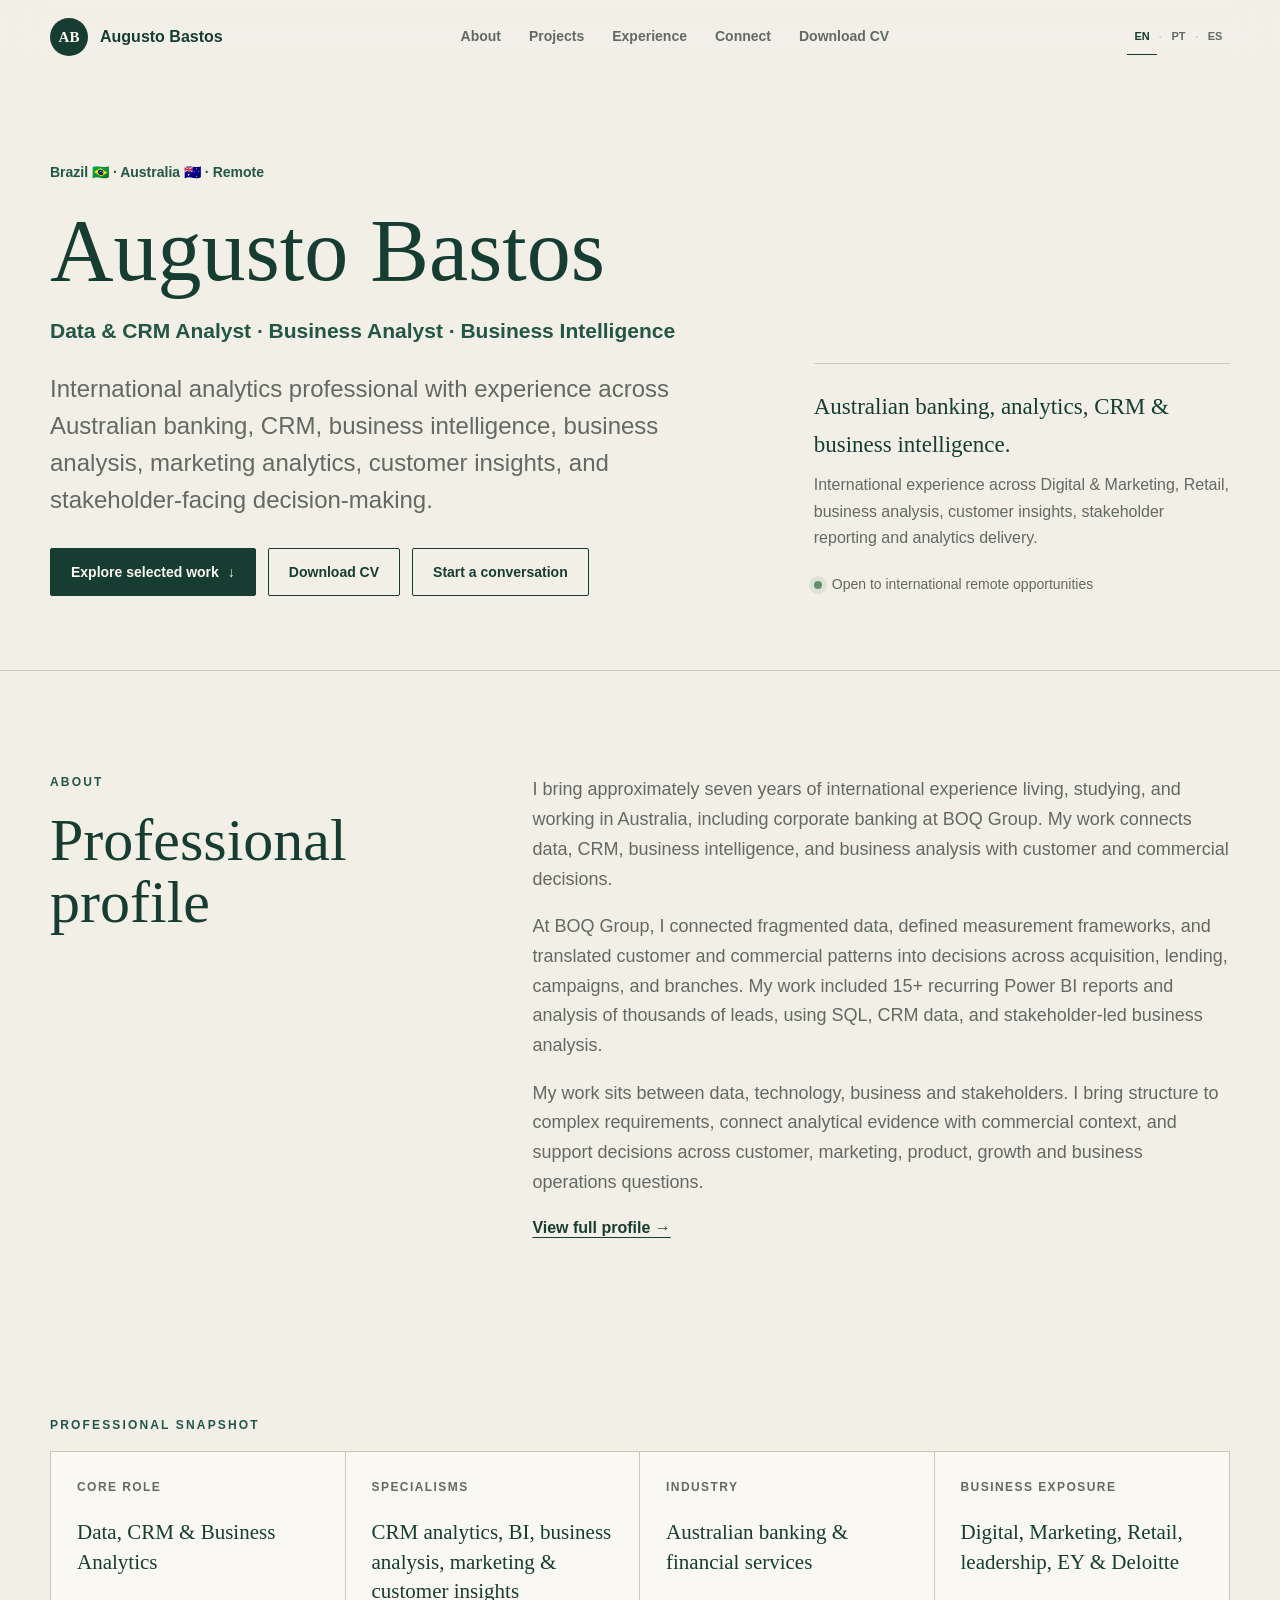
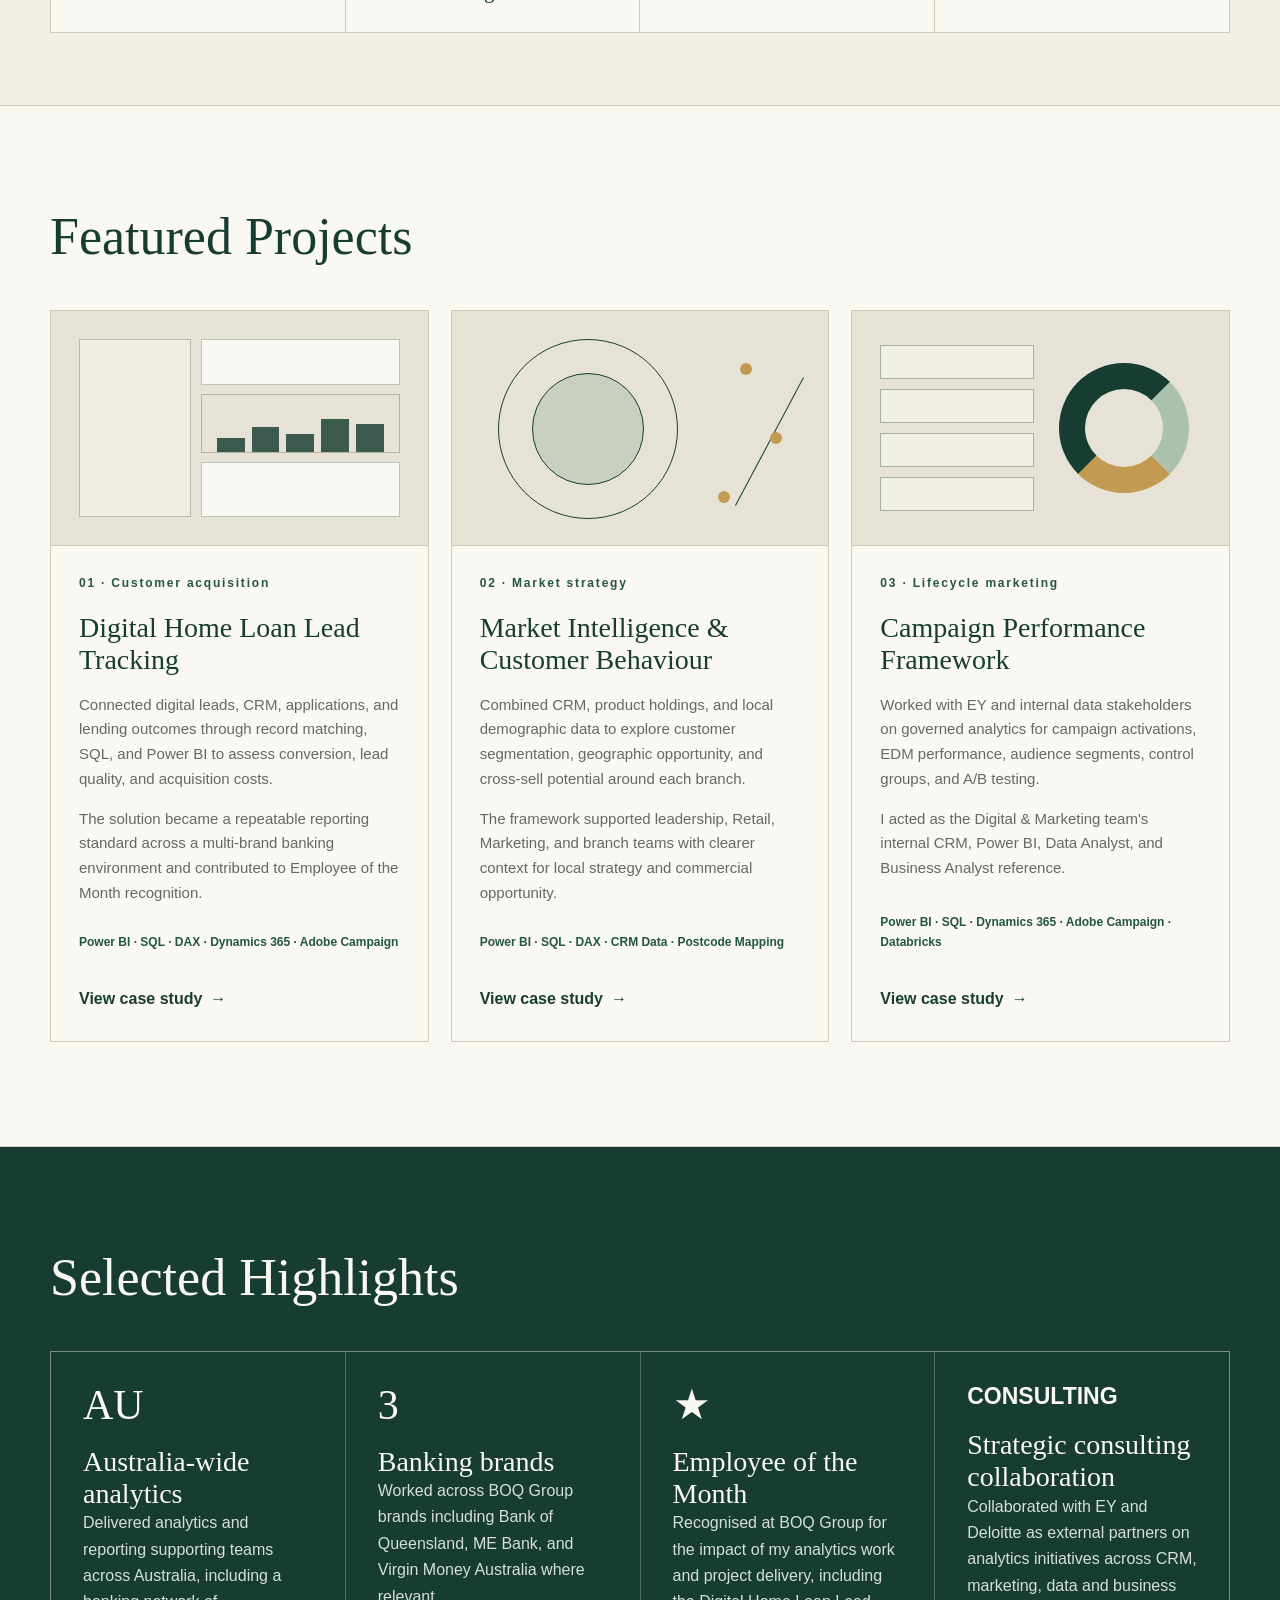
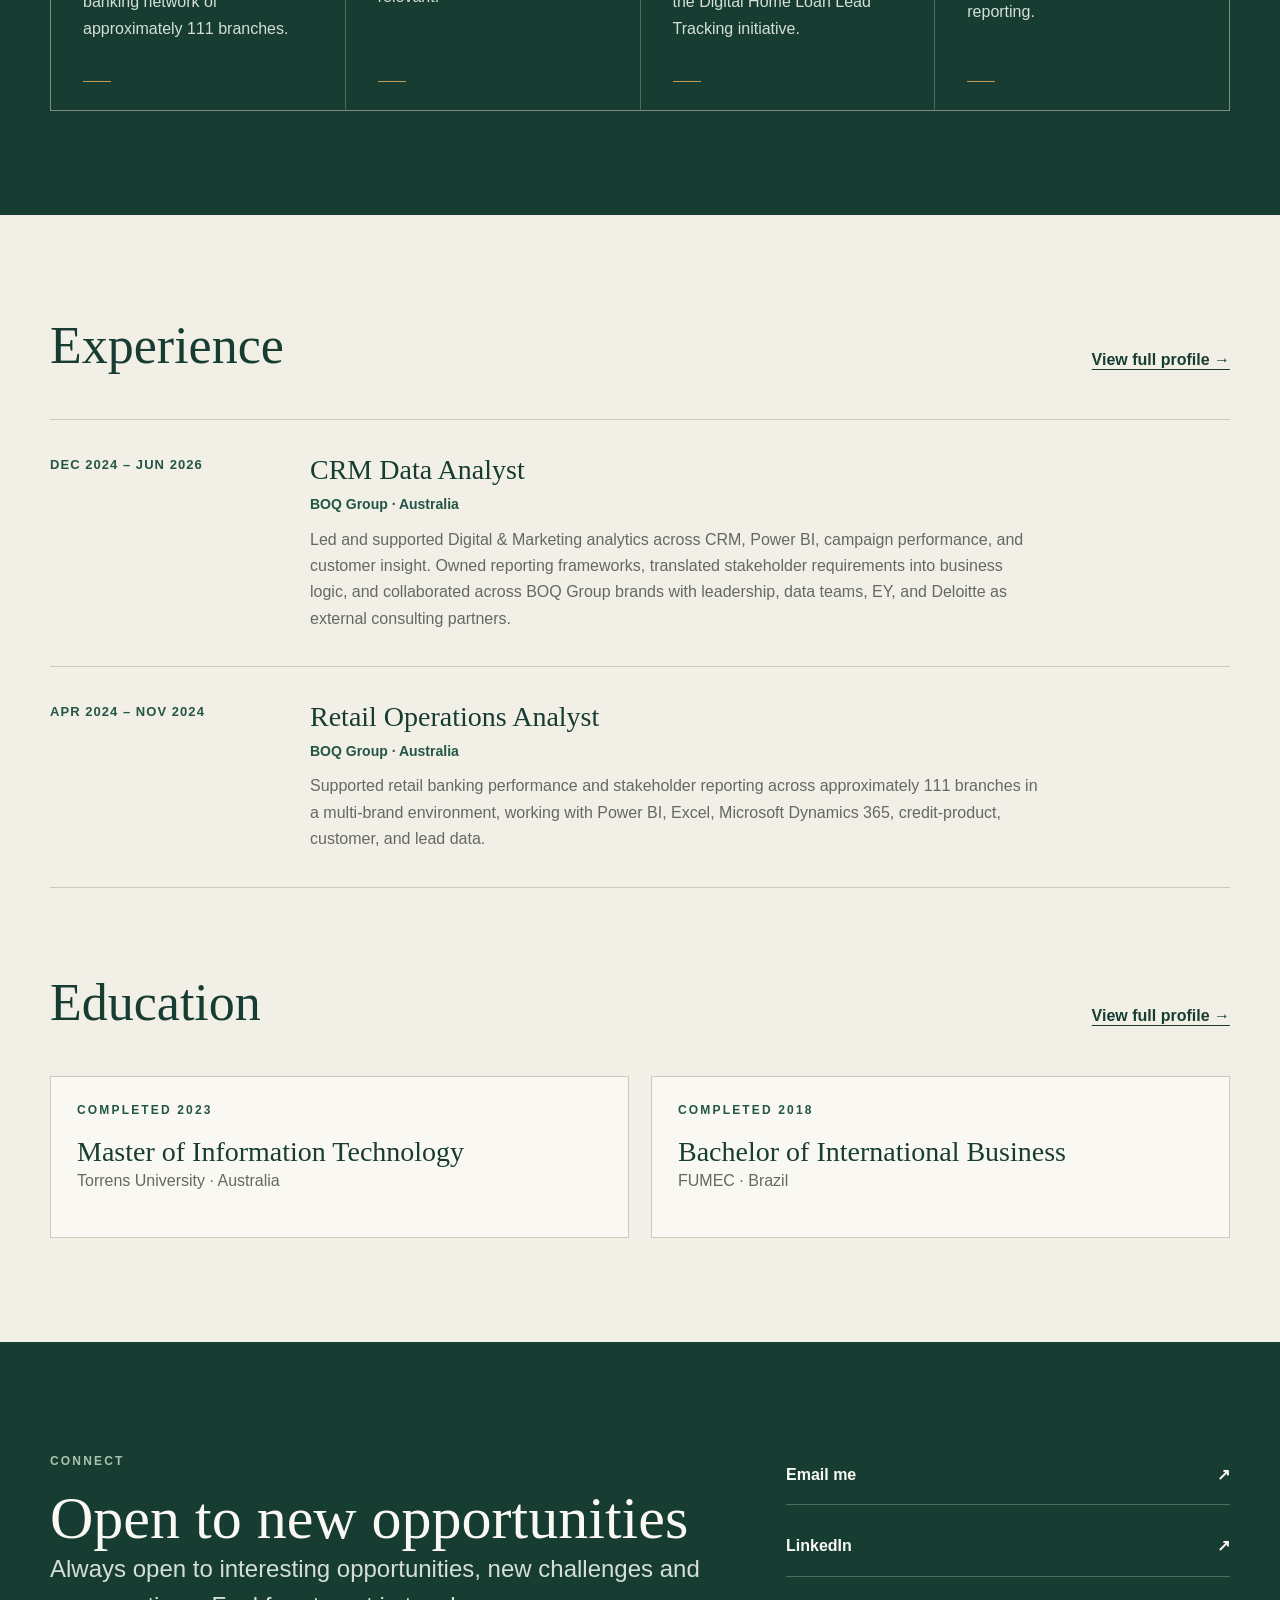
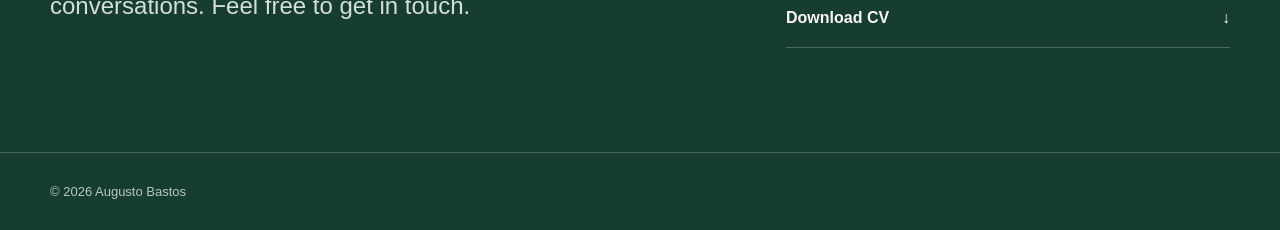
<file: index.html>
<!doctype html>
<html lang="en">
<head>
  <meta charset="utf-8">
  <meta name="viewport" content="width=device-width, initial-scale=1">
  <meta name="description" content="Augusto Bastos is an international data, CRM and business analytics professional with Australian banking experience across business intelligence, marketing analytics, customer insights, and stakeholder-facing decision-making.">
  <meta name="theme-color" content="#f2efe7">
  <title>Augusto Bastos | Data, CRM & Business Intelligence</title>
  <link rel="stylesheet" href="styles.css">
  <script defer src="translations.js"></script>
  <script defer src="script.js"></script>
</head>
<body data-page="home">
  <a class="skip-link" href="#main">Skip to content</a>
  <header class="site-header" data-header>
    <nav class="nav" aria-label="Main navigation">
      <a class="brand" href="index.html" aria-label="Augusto Bastos, home">
        <span class="brand-mark" aria-hidden="true">AB</span>
        <span>Augusto Bastos</span>
      </a>
      <div class="nav-links" data-nav-links>
        <a href="#about">About</a>
        <a href="#projects">Projects</a>
        <a href="#experience">Experience</a>
        <a href="#connect">Connect</a>
        <a href="Augusto-Bastos-CV.pdf" download>Download CV</a>
      </div>
      <div class="nav-tools">
        <div class="language-selector" role="group" aria-label="Language selector">
          <button type="button" data-language="en" aria-pressed="true" aria-label="Switch language to English">EN</button><span aria-hidden="true">·</span>
          <button type="button" data-language="pt" aria-pressed="false" aria-label="Mudar idioma para português">PT</button><span aria-hidden="true">·</span>
          <button type="button" data-language="es" aria-pressed="false" aria-label="Cambiar idioma a español">ES</button>
        </div>
        <button class="menu-button" type="button" aria-expanded="false" aria-label="Open navigation" data-menu-button>☰</button>
      </div>
    </nav>
  </header>

  <main id="main">
    <section class="hero">
      <div class="container hero-grid">
        <div class="hero-copy reveal">
          <p class="location-line">Brazil 🇧🇷 · Australia 🇦🇺 · Remote</p>
          <h1>Augusto Bastos</h1>
          <p class="hero-role">Data & CRM Analyst · Business Analyst · Business Intelligence</p>
          <p class="lede">International analytics professional with experience across Australian banking, CRM, business intelligence, business analysis, marketing analytics, customer insights, and stakeholder-facing decision-making.</p>
          <div class="button-row">
            <a class="button button-primary" href="#projects">Explore selected work <span aria-hidden="true">↓</span></a>
            <a class="button" href="Augusto-Bastos-CV.pdf" download>Download CV</a>
            <a class="button" href="mailto:gusbastos7@gmail.com">Start a conversation</a>
          </div>
        </div>
        <aside class="hero-note reveal" aria-label="Professional positioning">
          <strong>Australian banking, analytics, CRM & business intelligence.</strong>
          <p>International experience across Digital & Marketing, Retail, business analysis, customer insights, stakeholder reporting and analytics delivery.</p>
          <div class="availability">Open to international remote opportunities</div>
        </aside>
      </div>
    </section>

    <section class="section section-rule" id="about">
      <div class="container intro-grid">
        <div class="reveal">
          <p class="eyebrow">About</p>
          <h2>Professional profile</h2>
        </div>
        <div class="copy-stack reveal">
          <p>I bring approximately seven years of international experience living, studying, and working in Australia, including corporate banking at BOQ Group. My work connects data, CRM, business intelligence, and business analysis with customer and commercial decisions.</p>
          <p>At BOQ Group, I connected fragmented data, defined measurement frameworks, and translated customer and commercial patterns into decisions across acquisition, lending, campaigns, and branches. My work included 15+ recurring Power BI reports and analysis of thousands of leads, using SQL, CRM data, and stakeholder-led business analysis.</p>
          <p>My work sits between data, technology, business and stakeholders. I bring structure to complex requirements, connect analytical evidence with commercial context, and support decisions across customer, marketing, product, growth and business operations questions.</p>
          <a class="text-link" href="profile.html">View full profile →</a>
        </div>
      </div>
    </section>

    <section class="section-tight" aria-labelledby="snapshot-title">
      <div class="container">
        <p class="eyebrow" id="snapshot-title">Professional snapshot</p>
        <div class="snapshot-grid reveal">
          <div class="snapshot-item"><span>Core role</span><strong>Data, CRM & Business Analytics</strong></div>
          <div class="snapshot-item"><span>Specialisms</span><strong>CRM analytics, BI, business analysis, marketing & customer insights</strong></div>
          <div class="snapshot-item"><span>Industry</span><strong>Australian banking & financial services</strong></div>
          <div class="snapshot-item"><span>Business exposure</span><strong>Digital, Marketing, Retail, leadership, EY & Deloitte</strong></div>
        </div>
      </div>
    </section>

    <section class="section surface-band" id="projects">
      <div class="container">
        <div class="simple-heading reveal"><h2>Featured Projects</h2></div>

        <div class="project-grid">
          <article class="project-card reveal">
            <div class="project-card-visual" aria-hidden="true">
              <div class="mini-dashboard">
                <div class="mini-side"></div>
                <div class="mini-main"><div class="mini-head"></div><div class="mini-chart"><i style="height:38%"></i><i style="height:65%"></i><i style="height:48%"></i><i style="height:86%"></i><i style="height:72%"></i></div><div class="mini-foot"></div></div>
              </div>
            </div>
            <div class="project-card-body">
              <span class="project-number">01 · Customer acquisition</span>
              <h3>Digital Home Loan Lead Tracking</h3>
              <p>Connected digital leads, CRM, applications, and lending outcomes through record matching, SQL, and Power BI to assess conversion, lead quality, and acquisition costs.</p>
              <p>The solution became a repeatable reporting standard across a multi-brand banking environment and contributed to Employee of the Month recognition.</p>
              <p class="tools">Power BI · SQL · DAX · Dynamics 365 · Adobe Campaign</p>
              <a class="project-link" href="projects/digital-home-loan-lead-tracking.html">View case study</a>
            </div>
          </article>

          <article class="project-card reveal">
            <div class="project-card-visual" aria-hidden="true">
              <div class="map-visual"><span class="map-ring r1"></span><span class="map-ring r2"></span><span class="map-axis"></span><span class="map-node n1"></span><span class="map-node n2"></span><span class="map-node n3"></span></div>
            </div>
            <div class="project-card-body">
              <span class="project-number">02 · Market strategy</span>
              <h3>Market Intelligence & Customer Behaviour</h3>
              <p>Combined CRM, product holdings, and local demographic data to explore customer segmentation, geographic opportunity, and cross-sell potential around each branch.</p>
              <p>The framework supported leadership, Retail, Marketing, and branch teams with clearer context for local strategy and commercial opportunity.</p>
              <p class="tools">Power BI · SQL · DAX · CRM Data · Postcode Mapping</p>
              <a class="project-link" href="projects/market-intelligence-customer-behaviour.html">View case study</a>
            </div>
          </article>

          <article class="project-card reveal">
            <div class="project-card-visual" aria-hidden="true">
              <div class="campaign-visual"><div class="campaign-track"><i></i><i></i><i></i><i></i></div><div class="campaign-donut"></div></div>
            </div>
            <div class="project-card-body">
              <span class="project-number">03 · Lifecycle marketing</span>
              <h3>Campaign Performance Framework</h3>
              <p>Worked with EY and internal data stakeholders on governed analytics for campaign activations, EDM performance, audience segments, control groups, and A/B testing.</p>
              <p>I acted as the Digital & Marketing team's internal CRM, Power BI, Data Analyst, and Business Analyst reference.</p>
              <p class="tools">Power BI · SQL · Dynamics 365 · Adobe Campaign · Databricks</p>
              <a class="project-link" href="projects/lifecycle-marketing-campaign-performance.html">View case study</a>
            </div>
          </article>
        </div>
      </div>
    </section>

    <section class="section dark-band" aria-labelledby="highlights-title">
      <div class="container">
        <div class="simple-heading reveal"><h2 id="highlights-title">Selected Highlights</h2></div>
        <div class="highlights-grid reveal">
          <article class="highlight"><div class="big">AU</div><h3>Australia-wide analytics</h3><p>Delivered analytics and reporting supporting teams across Australia, including a banking network of approximately 111 branches.</p></article>
          <article class="highlight"><div class="big">3</div><h3>Banking brands</h3><p>Worked across BOQ Group brands including Bank of Queensland, ME Bank, and Virgin Money Australia where relevant.</p></article>
          <article class="highlight"><div class="big">★</div><h3>Employee of the Month</h3><p>Recognised at BOQ Group for the impact of my analytics work and project delivery, including the Digital Home Loan Lead Tracking initiative.</p></article>
          <article class="highlight"><div class="big big-label">Consulting</div><h3>Strategic consulting collaboration</h3><p>Collaborated with EY and Deloitte as external partners on analytics initiatives across CRM, marketing, data and business reporting.</p></article>
        </div>
      </div>
    </section>

    <section class="section" id="experience">
      <div class="container">
        <div class="simple-heading simple-heading-row reveal"><h2>Experience</h2><a class="text-link" href="profile.html">View full profile →</a></div>
        <div class="timeline reveal">
          <article class="timeline-row">
            <div class="timeline-date">Dec 2024 – Jun 2026</div>
            <div><h3>CRM Data Analyst</h3><p class="timeline-org">BOQ Group · Australia</p><p>Led and supported Digital & Marketing analytics across CRM, Power BI, campaign performance, and customer insight. Owned reporting frameworks, translated stakeholder requirements into business logic, and collaborated across BOQ Group brands with leadership, data teams, EY, and Deloitte as external consulting partners.</p></div>
          </article>
          <article class="timeline-row">
            <div class="timeline-date">Apr 2024 – Nov 2024</div>
            <div><h3>Retail Operations Analyst</h3><p class="timeline-org">BOQ Group · Australia</p><p>Supported retail banking performance and stakeholder reporting across approximately 111 branches in a multi-brand environment, working with Power BI, Excel, Microsoft Dynamics 365, credit-product, customer, and lead data.</p></div>
          </article>
        </div>

        <div class="simple-heading simple-heading-row education-heading reveal"><h2>Education</h2><a class="text-link" href="profile.html#education">View full profile →</a></div>
        <div class="credential-grid reveal">
          <article class="credential"><p class="eyebrow">Completed 2023</p><h3>Master of Information Technology</h3><p>Torrens University · Australia</p></article>
          <article class="credential"><p class="eyebrow">Completed 2018</p><h3>Bachelor of International Business</h3><p>FUMEC · Brazil</p></article>
        </div>
      </div>
    </section>

    <section class="section dark-band" id="connect">
      <div class="container connect-grid">
        <div class="reveal">
          <p class="eyebrow">Connect</p>
          <h2>Open to new opportunities</h2>
          <p class="lede">Always open to interesting opportunities, new challenges and conversations. Feel free to get in touch.</p>
        </div>
        <div class="contact-list reveal" aria-label="Contact actions">
          <a href="mailto:gusbastos7@gmail.com" aria-label="Email Augusto Bastos at gusbastos7@gmail.com">Email me</a>
          <a href="https://www.linkedin.com/in/augusto-bastos/" target="_blank" rel="noreferrer">LinkedIn</a>
          <a class="download-link" href="Augusto-Bastos-CV.pdf" download>Download CV</a>
        </div>
      </div>
    </section>
  </main>

  <footer class="site-footer">
    <div class="container footer-row"><span>© 2026 Augusto Bastos</span></div>
  </footer>
</body>
</html>
</file>
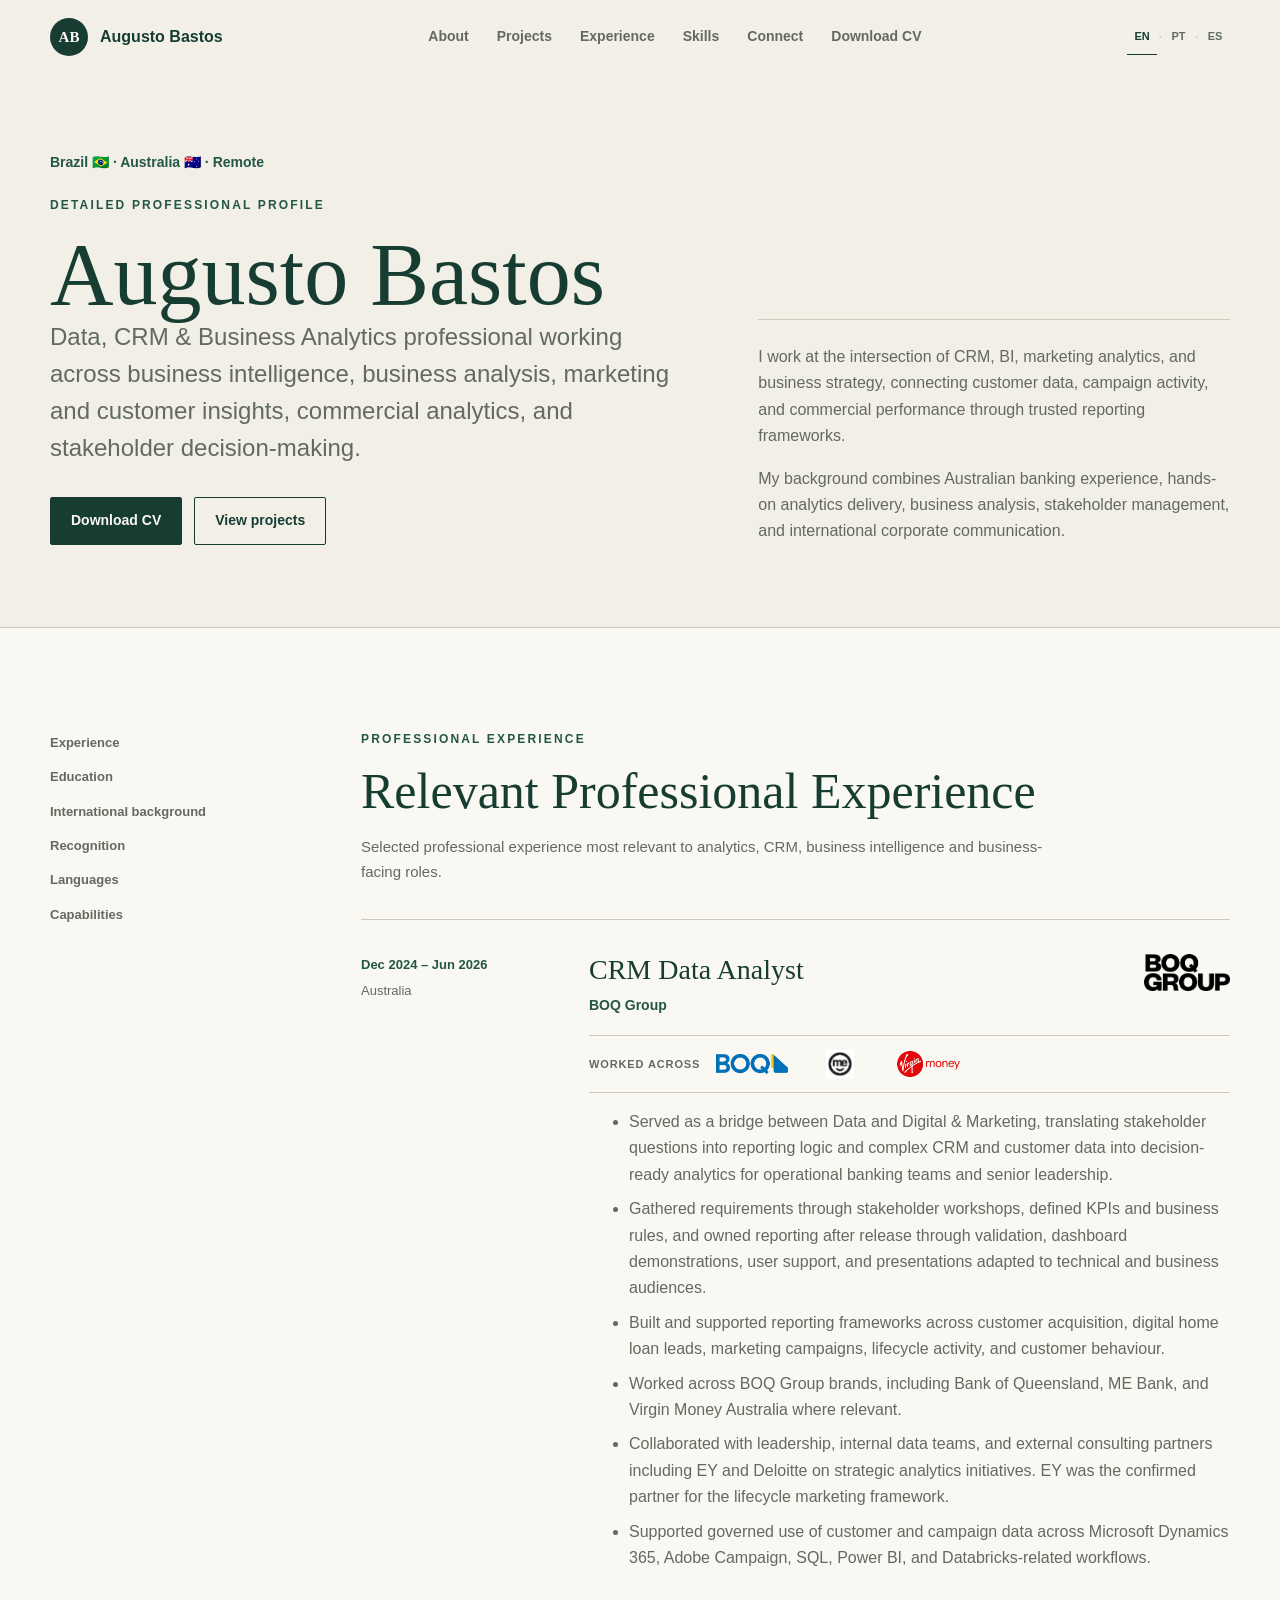
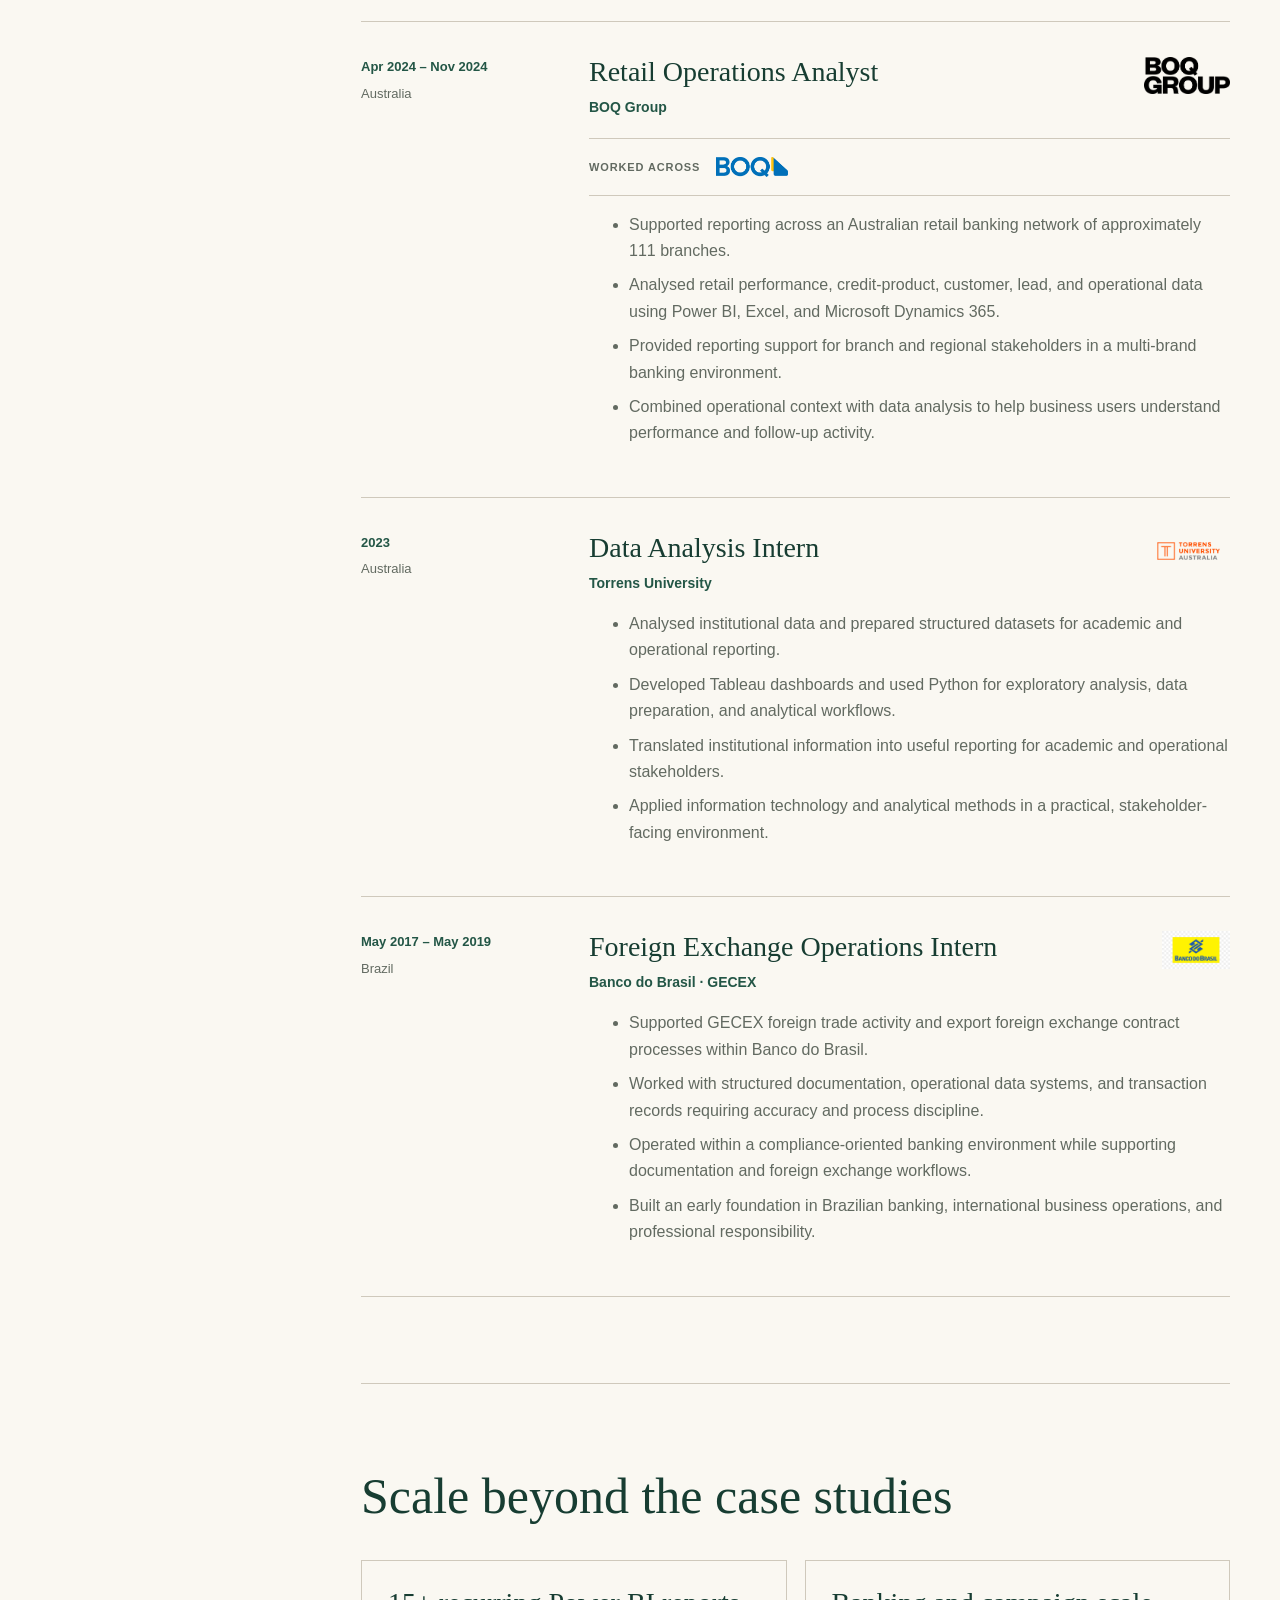
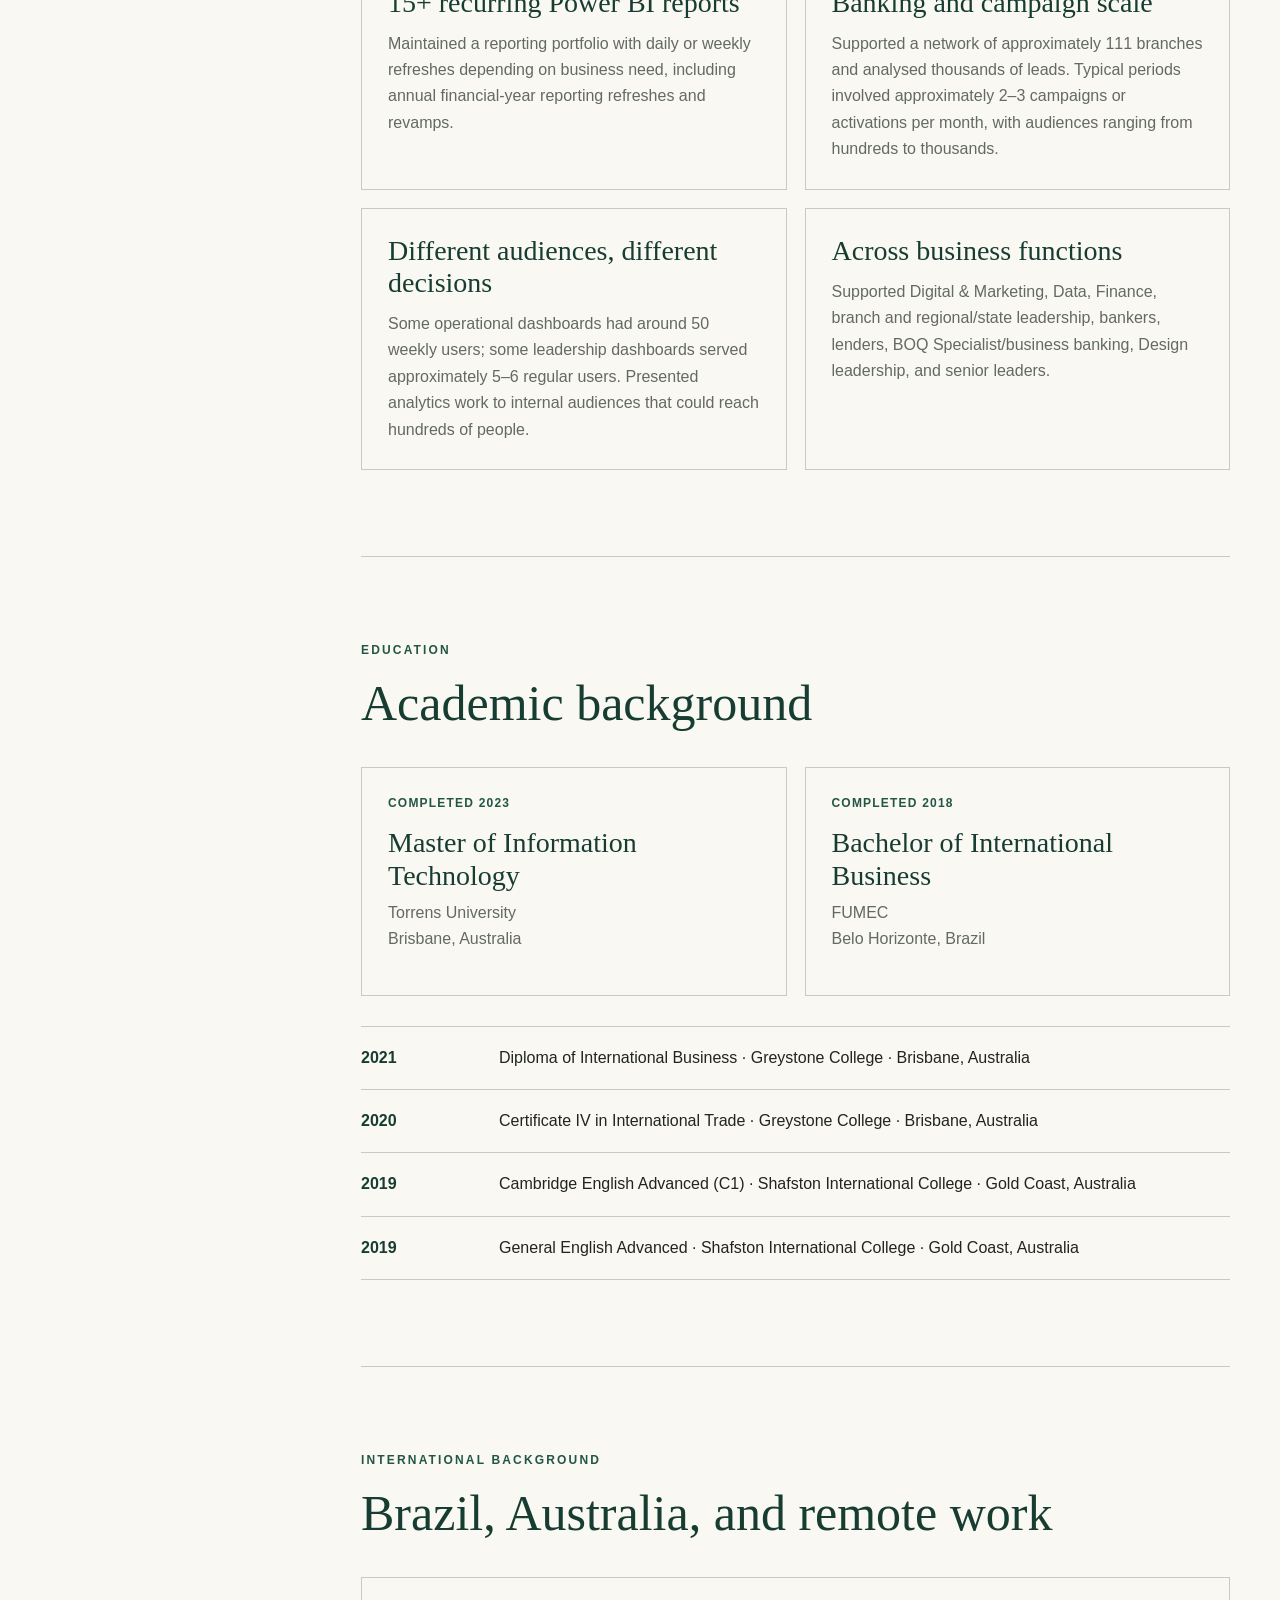
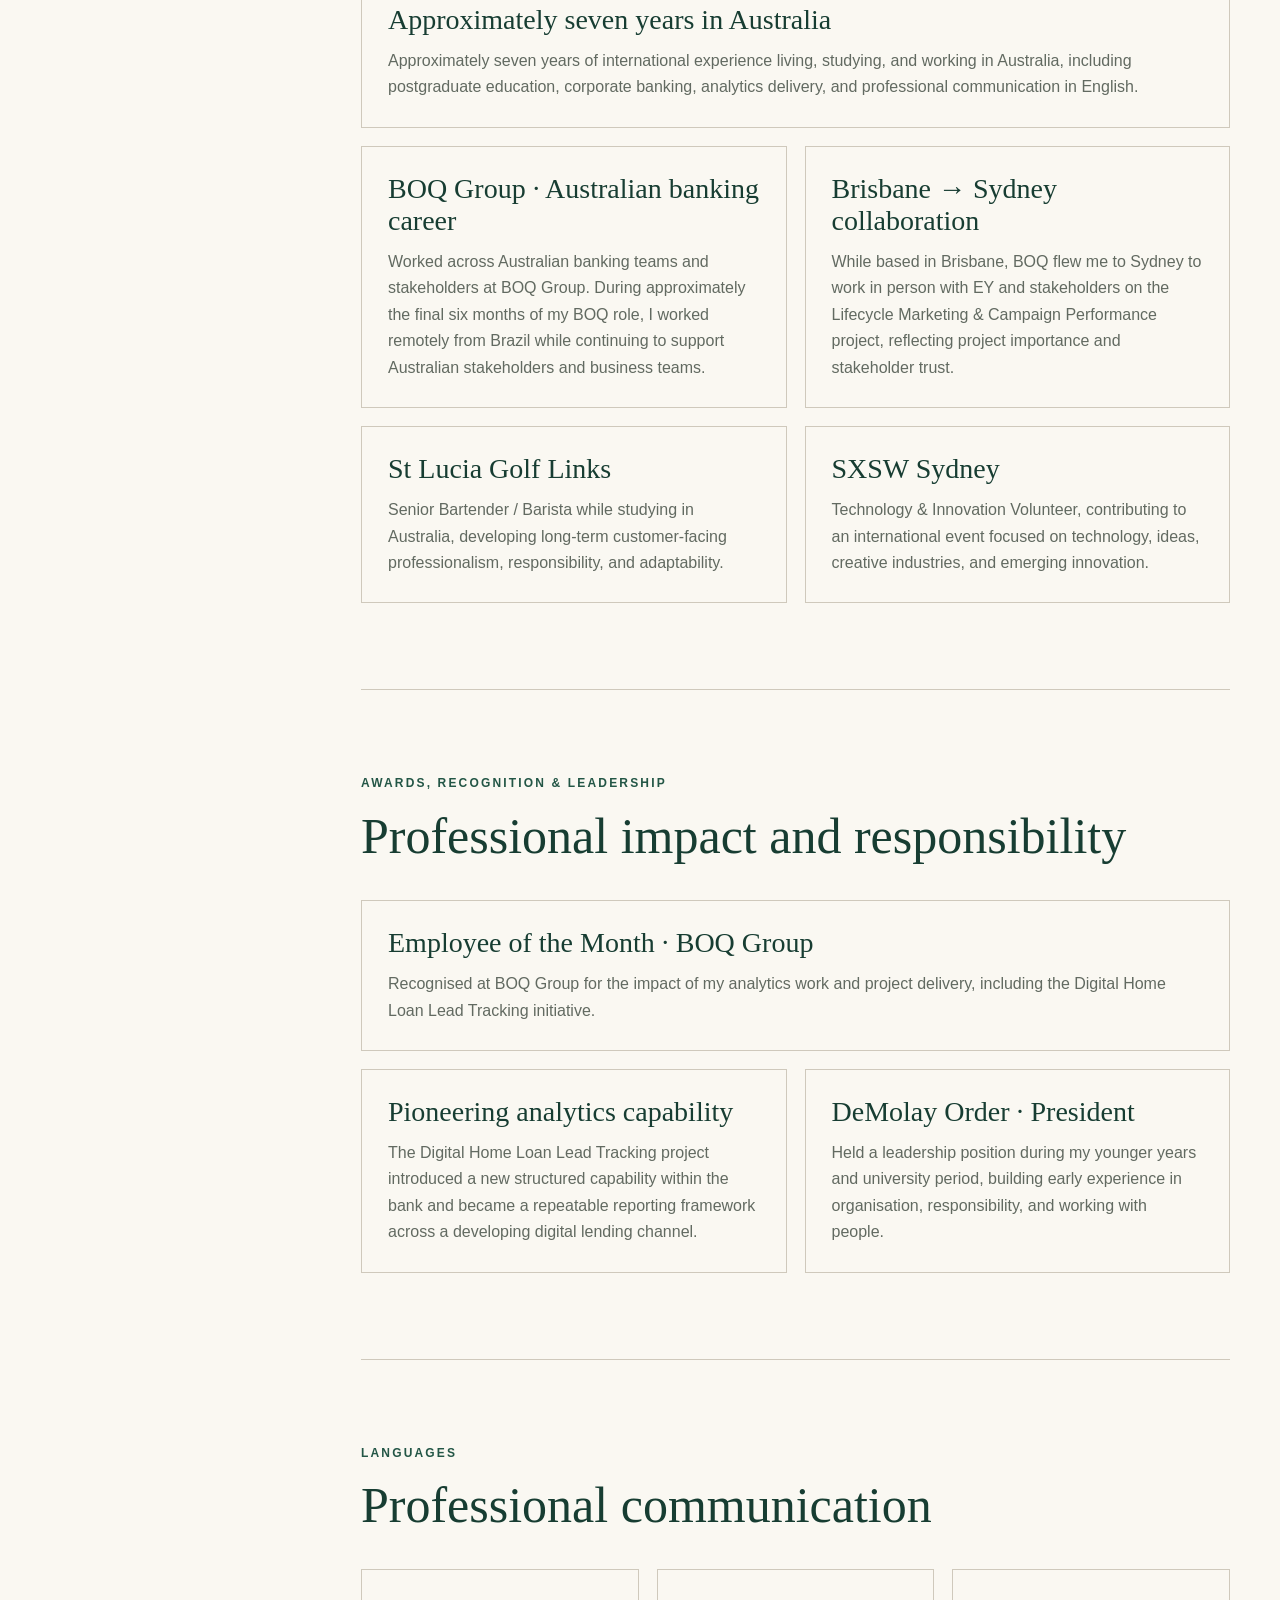
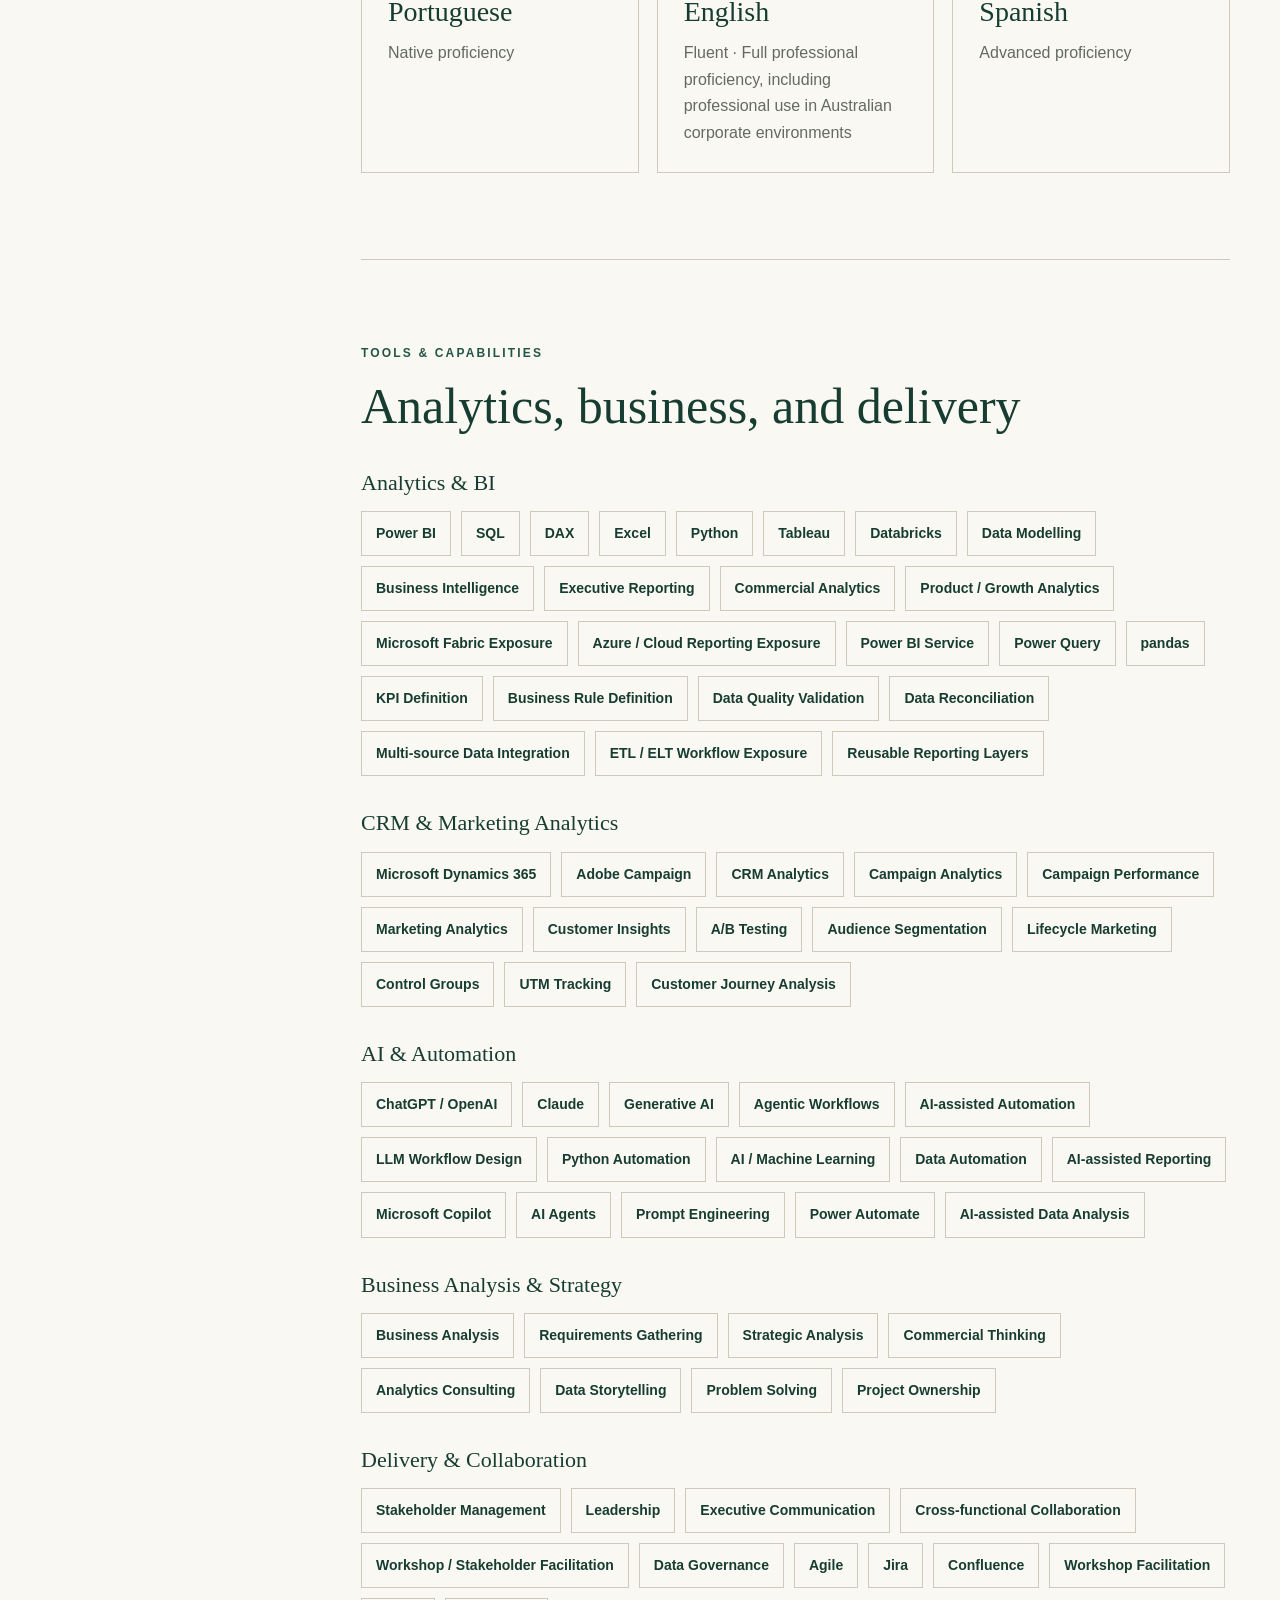
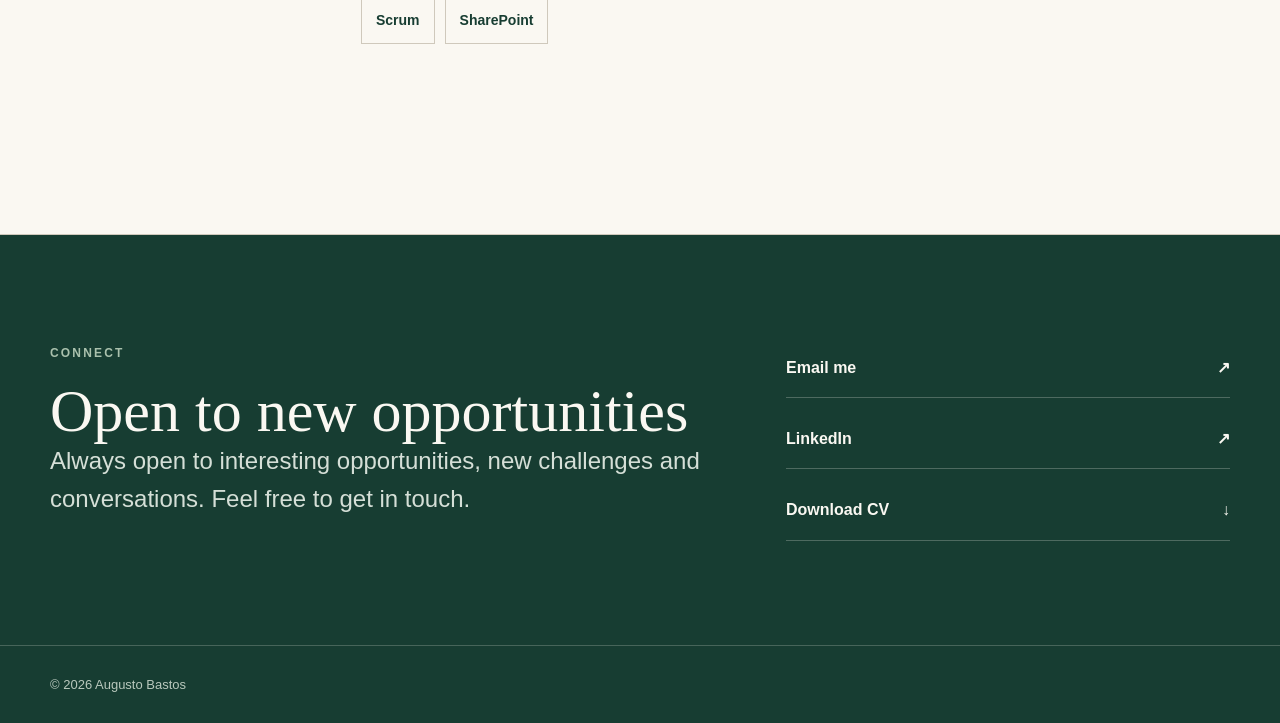
<file: profile.html>
<!doctype html>
<html lang="en">
<head>
  <meta charset="utf-8">
  <meta name="viewport" content="width=device-width, initial-scale=1">
  <meta name="description" content="Detailed professional profile of Augusto Bastos, covering data and CRM analytics, business intelligence, business analysis, marketing analytics, customer insights, and Australian banking experience.">
  <meta name="theme-color" content="#f2efe7">
  <title>Professional Profile | Augusto Bastos</title>
  <link rel="stylesheet" href="styles.css">
  <script defer src="translations.js"></script>
  <script defer src="script.js"></script>
</head>
<body data-page="profile">
  <a class="skip-link" href="#main">Skip to content</a>
  <header class="site-header" data-header>
    <nav class="nav" aria-label="Main navigation">
      <a class="brand" href="index.html" aria-label="Augusto Bastos, home"><span class="brand-mark" aria-hidden="true">AB</span><span>Augusto Bastos</span></a>
      <div class="nav-links" data-nav-links>
        <a href="index.html#about">About</a>
        <a href="index.html#projects">Projects</a>
        <a href="#experience">Experience</a>
        <a href="#capabilities">Skills</a>
        <a href="#connect">Connect</a>
        <a href="Augusto-Bastos-CV.pdf" download>Download CV</a>
      </div>
      <div class="nav-tools">
        <div class="language-selector" role="group" aria-label="Language selector">
          <button type="button" data-language="en" aria-pressed="true" aria-label="Switch language to English">EN</button><span aria-hidden="true">·</span>
          <button type="button" data-language="pt" aria-pressed="false" aria-label="Mudar idioma para português">PT</button><span aria-hidden="true">·</span>
          <button type="button" data-language="es" aria-pressed="false" aria-label="Cambiar idioma a español">ES</button>
        </div>
        <button class="menu-button" type="button" aria-expanded="false" aria-label="Open navigation" data-menu-button>☰</button>
      </div>
    </nav>
  </header>

  <main id="main">
    <section class="profile-hero">
      <div class="container profile-hero-grid">
        <div class="reveal">
          <p class="location-line">Brazil 🇧🇷 · Australia 🇦🇺 · Remote</p>
          <p class="eyebrow">Detailed professional profile</p>
          <h1>Augusto Bastos</h1>
          <p class="lede">Data, CRM & Business Analytics professional working across business intelligence, business analysis, marketing and customer insights, commercial analytics, and stakeholder decision-making.</p>
          <div class="button-row"><a class="button button-primary" href="Augusto-Bastos-CV.pdf" download>Download CV</a><a class="button" href="index.html#projects">View projects</a></div>
        </div>
        <aside class="profile-summary reveal">
          <p>I work at the intersection of CRM, BI, marketing analytics, and business strategy, connecting customer data, campaign activity, and commercial performance through trusted reporting frameworks.</p>
          <p>My background combines Australian banking experience, hands-on analytics delivery, business analysis, stakeholder management, and international corporate communication.</p>
        </aside>
      </div>
    </section>

    <section class="section surface-band">
      <div class="container profile-layout">
        <nav class="profile-index" aria-label="Profile sections">
          <a href="#experience">Experience</a>
          <a href="#education">Education</a>
          <a href="#background">International background</a>
          <a href="#recognition">Recognition</a>
          <a href="#languages">Languages</a>
          <a href="#capabilities">Capabilities</a>
        </nav>

        <div>
          <section class="profile-section reveal" id="experience">
            <p class="eyebrow">Professional experience</p>
            <h2>Relevant Professional Experience</h2>
            <p class="profile-support">Selected professional experience most relevant to analytics, CRM, business intelligence and business-facing roles.</p>
            <div class="role-list">
              <article class="role-entry">
                <div class="role-meta">Dec 2024 – Jun 2026<span>Australia</span></div>
                <div>
                  <div class="role-heading"><h3>CRM Data Analyst</h3><img class="role-logo" src="assets/logos/boq-group.webp" alt="BOQ Group"></div>
                  <p class="organisation">BOQ Group</p>
                  <div class="brand-strip" aria-label="Worked across BOQ Group banking brands"><span>Worked across</span><img src="assets/logos/bank-of-queensland.png" alt="Bank of Queensland"><img src="assets/logos/me-bank.png" alt="ME Bank"><img src="assets/logos/virgin-money-australia.webp" alt="Virgin Money Australia"></div>
                  <ul>
                    <li>Served as a bridge between Data and Digital & Marketing, translating stakeholder questions into reporting logic and complex CRM and customer data into decision-ready analytics for operational banking teams and senior leadership.</li>
                    <li>Gathered requirements through stakeholder workshops, defined KPIs and business rules, and owned reporting after release through validation, dashboard demonstrations, user support, and presentations adapted to technical and business audiences.</li>
                    <li>Built and supported reporting frameworks across customer acquisition, digital home loan leads, marketing campaigns, lifecycle activity, and customer behaviour.</li>
                    <li>Worked across BOQ Group brands, including Bank of Queensland, ME Bank, and Virgin Money Australia where relevant.</li>
                    <li>Collaborated with leadership, internal data teams, and external consulting partners including EY and Deloitte on strategic analytics initiatives. EY was the confirmed partner for the lifecycle marketing framework.</li>
                    <li>Supported governed use of customer and campaign data across Microsoft Dynamics 365, Adobe Campaign, SQL, Power BI, and Databricks-related workflows.</li>
                  </ul>
                </div>
              </article>

              <article class="role-entry">
                <div class="role-meta">Apr 2024 – Nov 2024<span>Australia</span></div>
                <div>
                  <div class="role-heading"><h3>Retail Operations Analyst</h3><img class="role-logo" src="assets/logos/boq-group.webp" alt="BOQ Group"></div>
                  <p class="organisation">BOQ Group</p>
                  <div class="brand-strip" aria-label="Worked across the Bank of Queensland retail network"><span>Worked across</span><img src="assets/logos/bank-of-queensland.png" alt="Bank of Queensland"></div>
                  <ul>
                    <li>Supported reporting across an Australian retail banking network of approximately 111 branches.</li>
                    <li>Analysed retail performance, credit-product, customer, lead, and operational data using Power BI, Excel, and Microsoft Dynamics 365.</li>
                    <li>Provided reporting support for branch and regional stakeholders in a multi-brand banking environment.</li>
                    <li>Combined operational context with data analysis to help business users understand performance and follow-up activity.</li>
                  </ul>
                </div>
              </article>

              <article class="role-entry">
                <div class="role-meta">2023<span>Australia</span></div>
                <div>
                  <div class="role-heading"><h3>Data Analysis Intern</h3><img class="role-logo" src="assets/logos/torrens-university.png" alt="Torrens University Australia"></div>
                  <p class="organisation">Torrens University</p>
                  <ul>
                    <li>Analysed institutional data and prepared structured datasets for academic and operational reporting.</li>
                    <li>Developed Tableau dashboards and used Python for exploratory analysis, data preparation, and analytical workflows.</li>
                    <li>Translated institutional information into useful reporting for academic and operational stakeholders.</li>
                    <li>Applied information technology and analytical methods in a practical, stakeholder-facing environment.</li>
                  </ul>
                </div>
              </article>

              <article class="role-entry">
                <div class="role-meta">May 2017 – May 2019<span>Brazil</span></div>
                <div>
                  <div class="role-heading"><h3>Foreign Exchange Operations Intern</h3><img class="role-logo" src="assets/logos/banco-do-brasil.webp" alt="Banco do Brasil"></div>
                  <p class="organisation">Banco do Brasil · GECEX</p>
                  <ul>
                    <li>Supported GECEX foreign trade activity and export foreign exchange contract processes within Banco do Brasil.</li>
                    <li>Worked with structured documentation, operational data systems, and transaction records requiring accuracy and process discipline.</li>
                    <li>Operated within a compliance-oriented banking environment while supporting documentation and foreign exchange workflows.</li>
                    <li>Built an early foundation in Brazilian banking, international business operations, and professional responsibility.</li>
                  </ul>
                </div>
              </article>
            </div>
          </section>

          <section class="profile-section" id="broader-analytics">
            <h2 class="reveal">Scale beyond the case studies</h2>
            <div class="profile-columns">
              <article class="profile-card reveal"><h3>15+ recurring Power BI reports</h3><p>Maintained a reporting portfolio with daily or weekly refreshes depending on business need, including annual financial-year reporting refreshes and revamps.</p></article>
              <article class="profile-card reveal"><h3>Banking and campaign scale</h3><p>Supported a network of approximately 111 branches and analysed thousands of leads. Typical periods involved approximately 2–3 campaigns or activations per month, with audiences ranging from hundreds to thousands.</p></article>
              <article class="profile-card reveal"><h3>Different audiences, different decisions</h3><p>Some operational dashboards had around 50 weekly users; some leadership dashboards served approximately 5–6 regular users. Presented analytics work to internal audiences that could reach hundreds of people.</p></article>
              <article class="profile-card reveal"><h3>Across business functions</h3><p>Supported Digital & Marketing, Data, Finance, branch and regional/state leadership, bankers, lenders, BOQ Specialist/business banking, Design leadership, and senior leaders.</p></article>
            </div>
          </section>

          <section class="profile-section reveal" id="education">
            <p class="eyebrow">Education</p>
            <h2>Academic background</h2>
            <div class="education-list">
              <article class="education-item"><p class="date">Completed 2023</p><h3>Master of Information Technology</h3><p>Torrens University<br>Brisbane, Australia</p></article>
              <article class="education-item"><p class="date">Completed 2018</p><h3>Bachelor of International Business</h3><p>FUMEC<br>Belo Horizonte, Brazil</p></article>
            </div>

            <div class="qualification-list" aria-label="Additional education and qualifications">
              <div class="qualification-row"><strong>2021</strong><span>Diploma of International Business · Greystone College · Brisbane, Australia</span></div>
              <div class="qualification-row"><strong>2020</strong><span>Certificate IV in International Trade · Greystone College · Brisbane, Australia</span></div>
              <div class="qualification-row"><strong>2019</strong><span>Cambridge English Advanced (C1) · Shafston International College · Gold Coast, Australia</span></div>
              <div class="qualification-row"><strong>2019</strong><span>General English Advanced · Shafston International College · Gold Coast, Australia</span></div>
            </div>
          </section>

          <section class="profile-section reveal" id="background">
            <p class="eyebrow">International background</p>
            <h2>Brazil, Australia, and remote work</h2>
            <div class="story-grid">
              <article class="story-card"><h3>Approximately seven years in Australia</h3><p>Approximately seven years of international experience living, studying, and working in Australia, including postgraduate education, corporate banking, analytics delivery, and professional communication in English.</p></article>
              <article class="story-card"><h3>BOQ Group · Australian banking career</h3><p>Worked across Australian banking teams and stakeholders at BOQ Group. During approximately the final six months of my BOQ role, I worked remotely from Brazil while continuing to support Australian stakeholders and business teams.</p></article>
              <article class="story-card"><h3>Brisbane → Sydney collaboration</h3><p>While based in Brisbane, BOQ flew me to Sydney to work in person with EY and stakeholders on the Lifecycle Marketing & Campaign Performance project, reflecting project importance and stakeholder trust.</p></article>
              <article class="story-card"><h3>St Lucia Golf Links</h3><p>Senior Bartender / Barista while studying in Australia, developing long-term customer-facing professionalism, responsibility, and adaptability.</p></article>
              <article class="story-card"><h3>SXSW Sydney</h3><p>Technology & Innovation Volunteer, contributing to an international event focused on technology, ideas, creative industries, and emerging innovation.</p></article>
            </div>
          </section>

          <section class="profile-section reveal" id="recognition">
            <p class="eyebrow">Awards, recognition & leadership</p>
            <h2>Professional impact and responsibility</h2>
            <div class="story-grid">
              <article class="story-card"><h3>Employee of the Month · BOQ Group</h3><p>Recognised at BOQ Group for the impact of my analytics work and project delivery, including the Digital Home Loan Lead Tracking initiative.</p></article>
              <article class="story-card"><h3>Pioneering analytics capability</h3><p>The Digital Home Loan Lead Tracking project introduced a new structured capability within the bank and became a repeatable reporting framework across a developing digital lending channel.</p></article>
              <article class="story-card"><h3>DeMolay Order · President</h3><p>Held a leadership position during my younger years and university period, building early experience in organisation, responsibility, and working with people.</p></article>
            </div>
          </section>

          <section class="profile-section reveal" id="languages">
            <p class="eyebrow">Languages</p>
            <h2>Professional communication</h2>
            <div class="language-grid">
              <article class="profile-card"><h3>Portuguese</h3><p>Native proficiency</p></article>
              <article class="profile-card"><h3>English</h3><p>Fluent · Full professional proficiency, including professional use in Australian corporate environments</p></article>
              <article class="profile-card"><h3>Spanish</h3><p>Advanced proficiency</p></article>
            </div>
          </section>

          <section class="profile-section reveal" id="capabilities">
            <p class="eyebrow">Tools & capabilities</p>
            <h2>Analytics, business, and delivery</h2>
            <div class="capability-group">
              <h3>Analytics & BI</h3>
              <div class="skills-list"><span class="skill">Power BI</span><span class="skill">SQL</span><span class="skill">DAX</span><span class="skill">Excel</span><span class="skill">Python</span><span class="skill">Tableau</span><span class="skill">Databricks</span><span class="skill">Data Modelling</span><span class="skill">Business Intelligence</span><span class="skill">Executive Reporting</span><span class="skill">Commercial Analytics</span><span class="skill">Product / Growth Analytics</span><span class="skill">Microsoft Fabric Exposure</span><span class="skill">Azure / Cloud Reporting Exposure</span><span class="skill">Power BI Service</span><span class="skill">Power Query</span><span class="skill">pandas</span><span class="skill">KPI Definition</span><span class="skill">Business Rule Definition</span><span class="skill">Data Quality Validation</span><span class="skill">Data Reconciliation</span><span class="skill">Multi-source Data Integration</span><span class="skill">ETL / ELT Workflow Exposure</span><span class="skill">Reusable Reporting Layers</span></div>
            </div>
            <div class="capability-group">
              <h3>CRM & Marketing Analytics</h3>
              <div class="skills-list"><span class="skill">Microsoft Dynamics 365</span><span class="skill">Adobe Campaign</span><span class="skill">CRM Analytics</span><span class="skill">Campaign Analytics</span><span class="skill">Campaign Performance</span><span class="skill">Marketing Analytics</span><span class="skill">Customer Insights</span><span class="skill">A/B Testing</span><span class="skill">Audience Segmentation</span><span class="skill">Lifecycle Marketing</span><span class="skill">Control Groups</span><span class="skill">UTM Tracking</span><span class="skill">Customer Journey Analysis</span></div>
            </div>
            <div class="capability-group">
              <h3>AI & Automation</h3>
              <div class="skills-list"><span class="skill">ChatGPT / OpenAI</span><span class="skill">Claude</span><span class="skill">Generative AI</span><span class="skill">Agentic Workflows</span><span class="skill">AI-assisted Automation</span><span class="skill">LLM Workflow Design</span><span class="skill">Python Automation</span><span class="skill">AI / Machine Learning</span><span class="skill">Data Automation</span><span class="skill">AI-assisted Reporting</span><span class="skill">Microsoft Copilot</span><span class="skill">AI Agents</span><span class="skill">Prompt Engineering</span><span class="skill">Power Automate</span><span class="skill">AI-assisted Data Analysis</span></div>
            </div>
            <div class="capability-group">
              <h3>Business Analysis & Strategy</h3>
              <div class="skills-list"><span class="skill">Business Analysis</span><span class="skill">Requirements Gathering</span><span class="skill">Strategic Analysis</span><span class="skill">Commercial Thinking</span><span class="skill">Analytics Consulting</span><span class="skill">Data Storytelling</span><span class="skill">Problem Solving</span><span class="skill">Project Ownership</span></div>
            </div>
            <div class="capability-group">
              <h3>Delivery & Collaboration</h3>
              <div class="skills-list"><span class="skill">Stakeholder Management</span><span class="skill">Leadership</span><span class="skill">Executive Communication</span><span class="skill">Cross-functional Collaboration</span><span class="skill">Workshop / Stakeholder Facilitation</span><span class="skill">Data Governance</span><span class="skill">Agile</span><span class="skill">Jira</span><span class="skill">Confluence</span><span class="skill">Workshop Facilitation</span><span class="skill">Scrum</span><span class="skill">SharePoint</span></div>
            </div>
          </section>
        </div>
      </div>
    </section>

    <section class="section dark-band" id="connect">
      <div class="container connect-grid">
        <div class="reveal">
          <p class="eyebrow">Connect</p>
          <h2>Open to new opportunities</h2>
          <p class="lede">Always open to interesting opportunities, new challenges and conversations. Feel free to get in touch.</p>
        </div>
        <div class="contact-list reveal" aria-label="Contact actions">
          <a href="mailto:gusbastos7@gmail.com" aria-label="Email Augusto Bastos at gusbastos7@gmail.com">Email me</a>
          <a href="https://www.linkedin.com/in/augusto-bastos/" target="_blank" rel="noreferrer">LinkedIn</a>
          <a class="download-link" href="Augusto-Bastos-CV.pdf" download>Download CV</a>
        </div>
      </div>
    </section>
  </main>

  <footer class="site-footer"><div class="container footer-row"><span>© 2026 Augusto Bastos</span></div></footer>
</body>
</html>
</file>
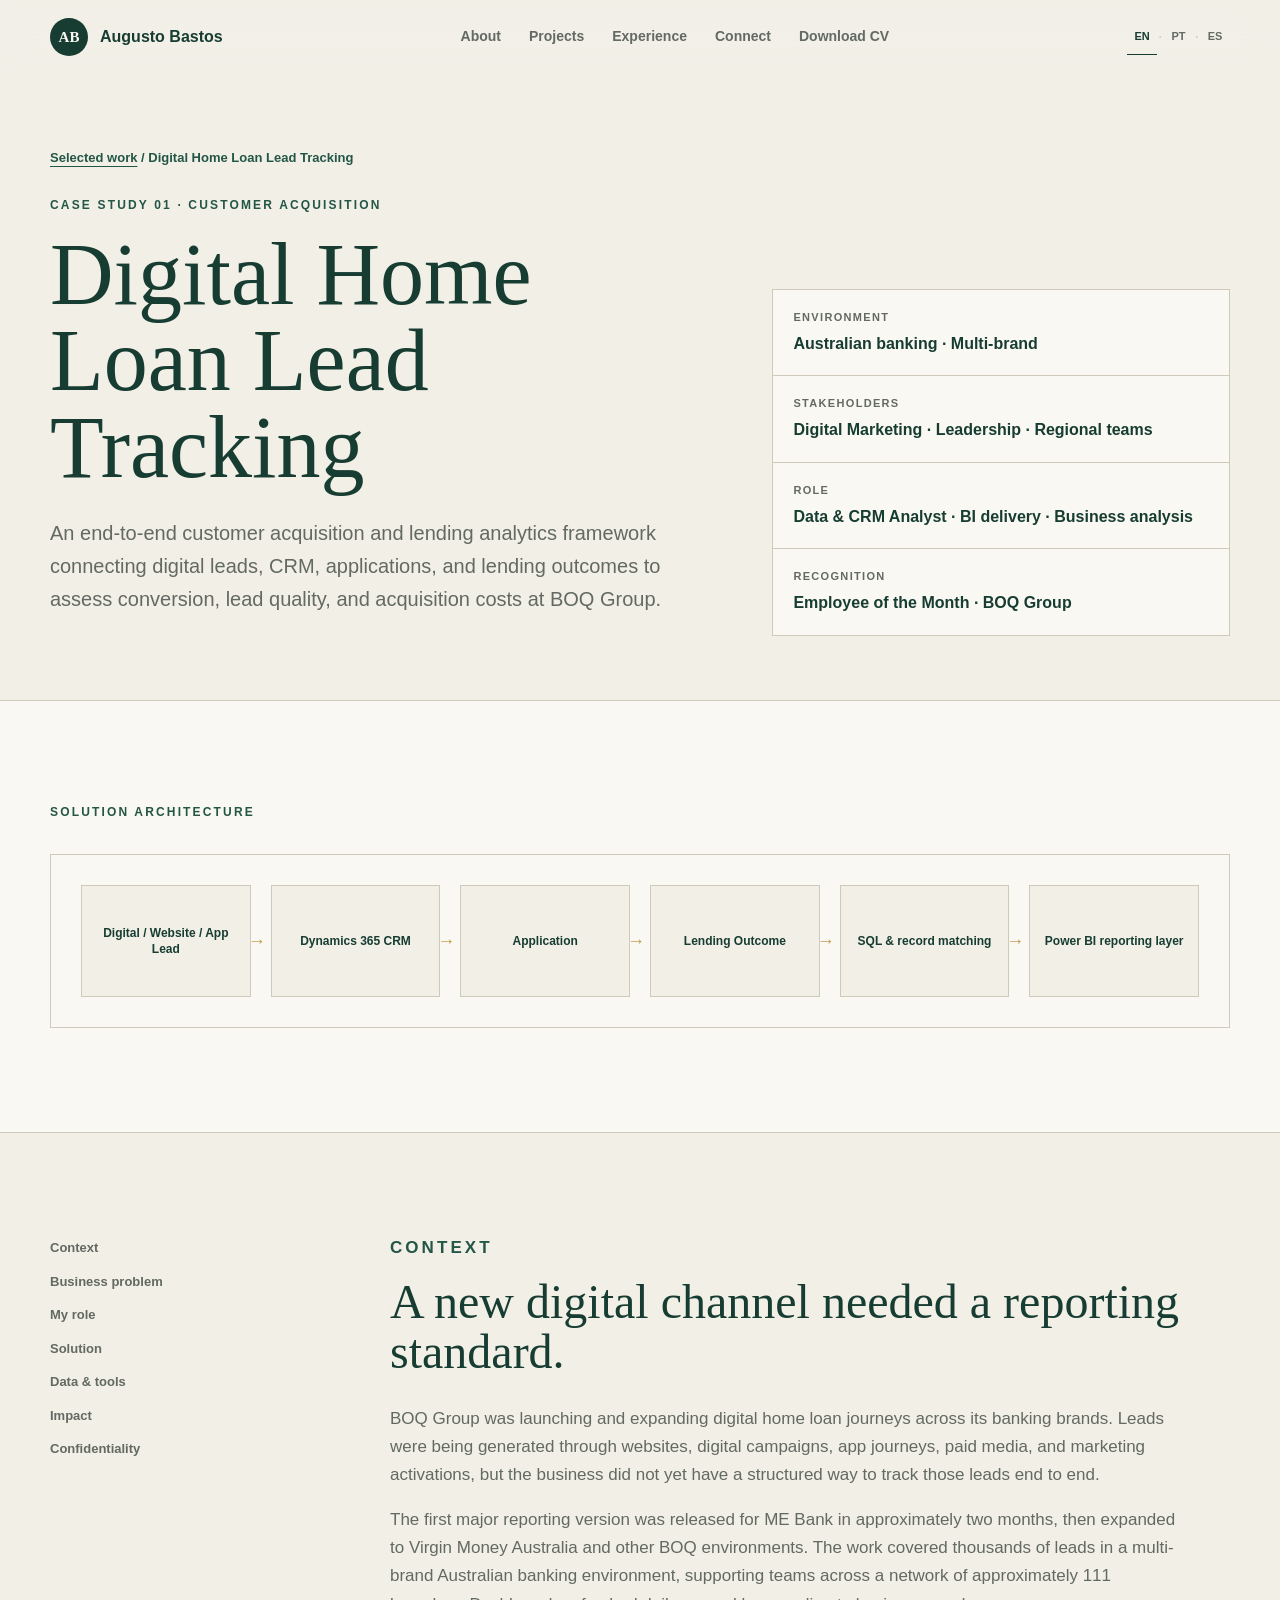
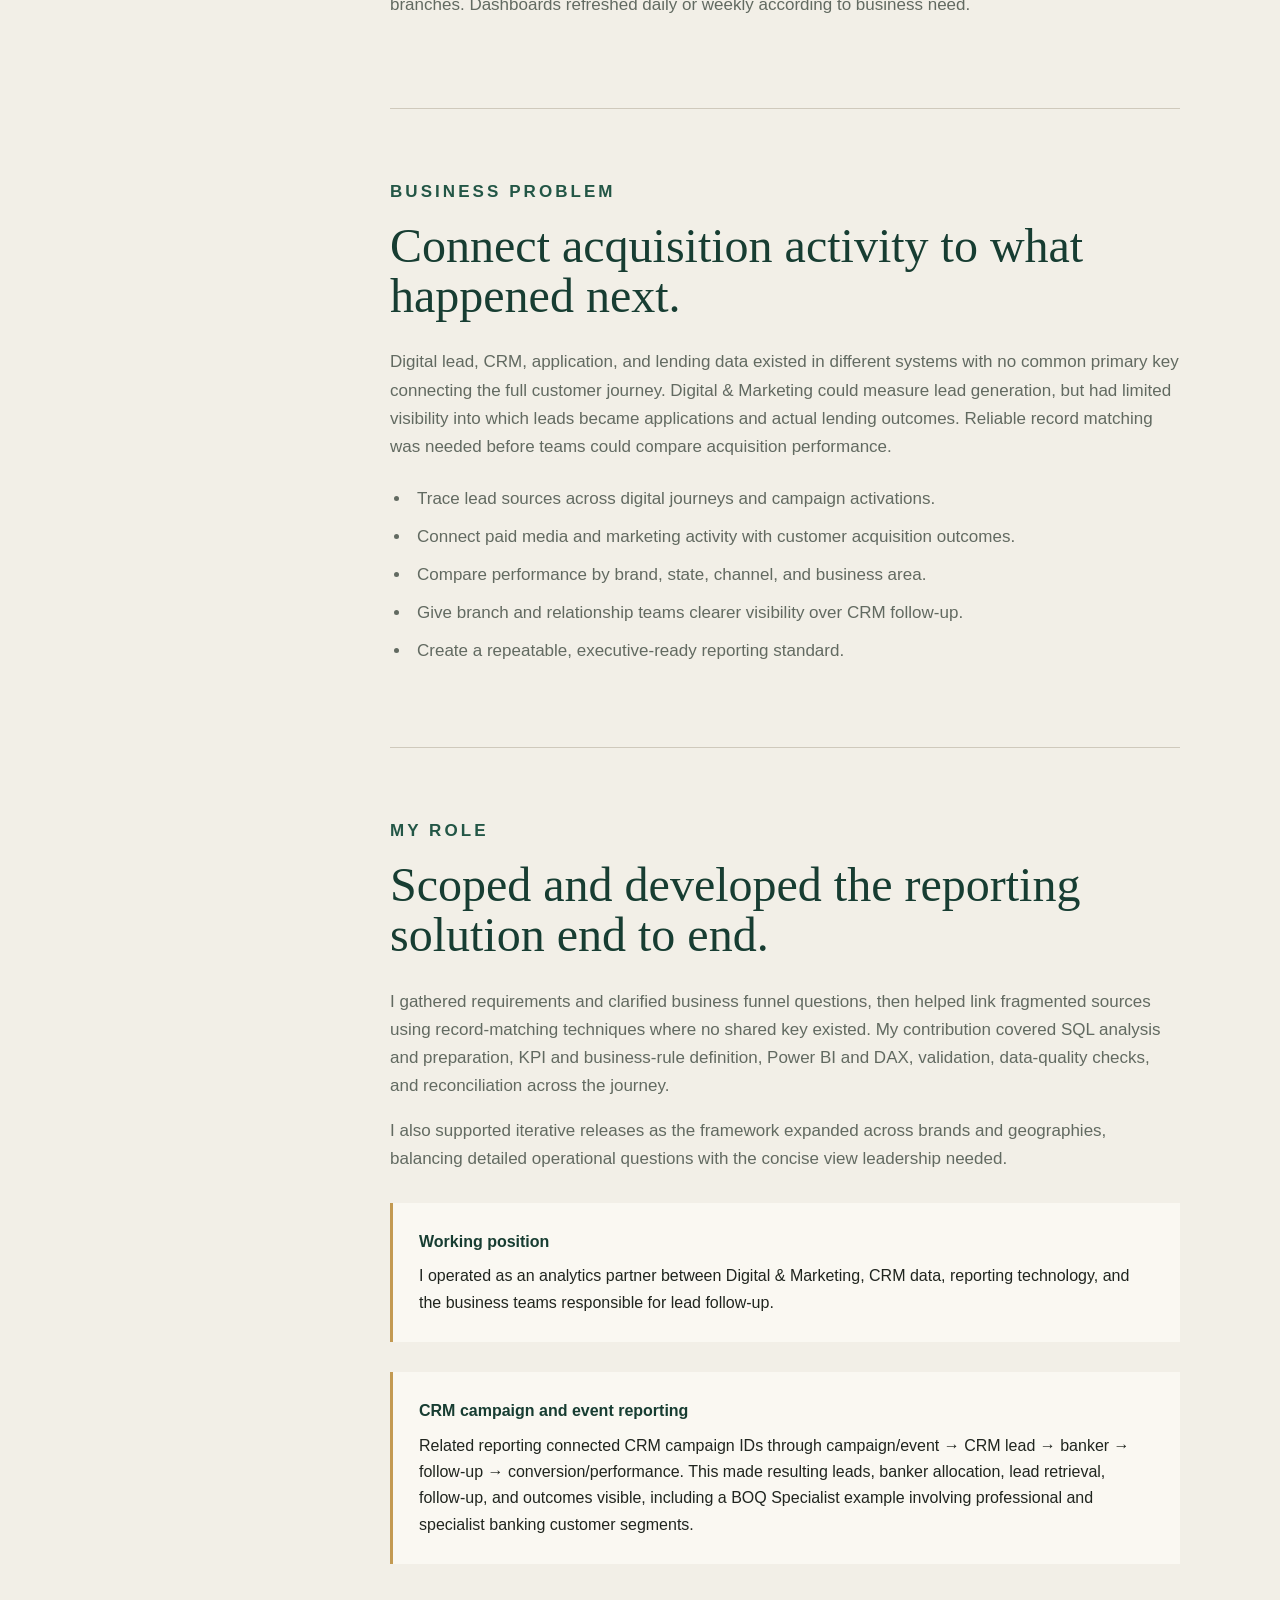
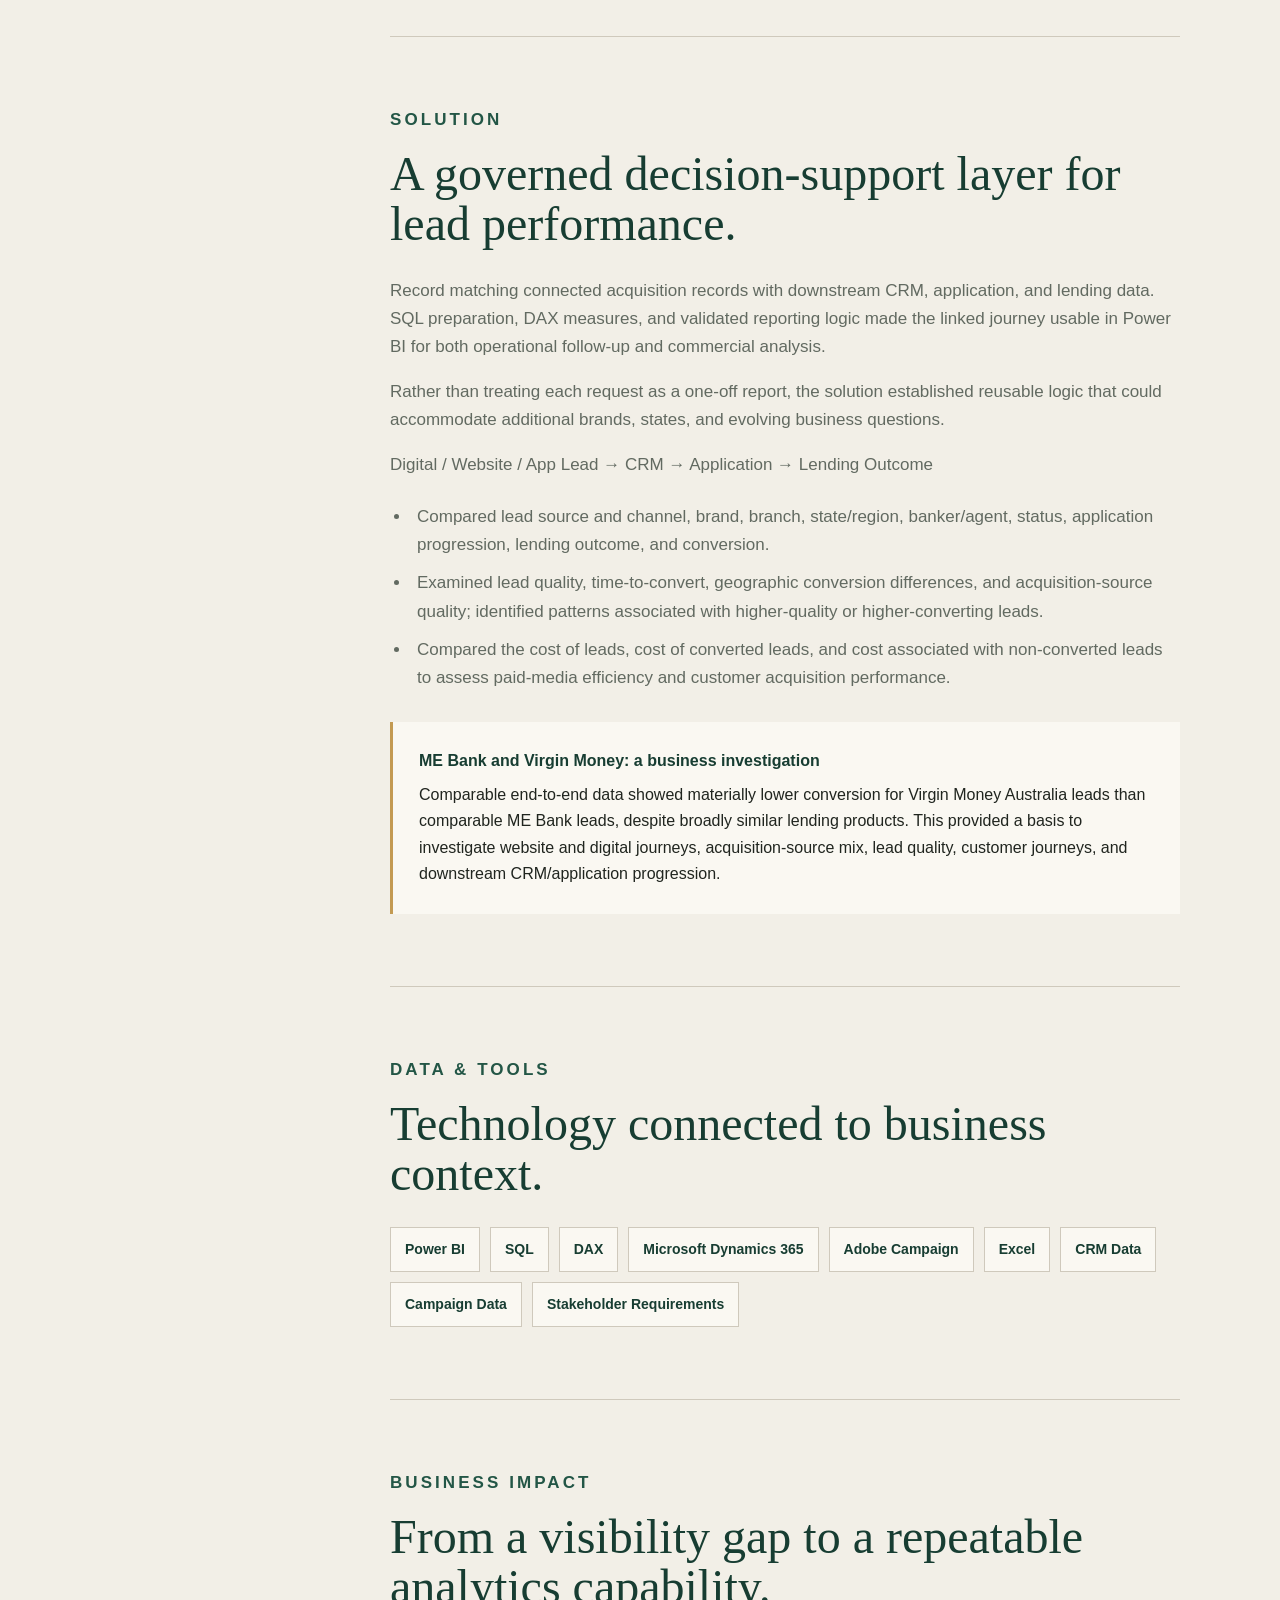
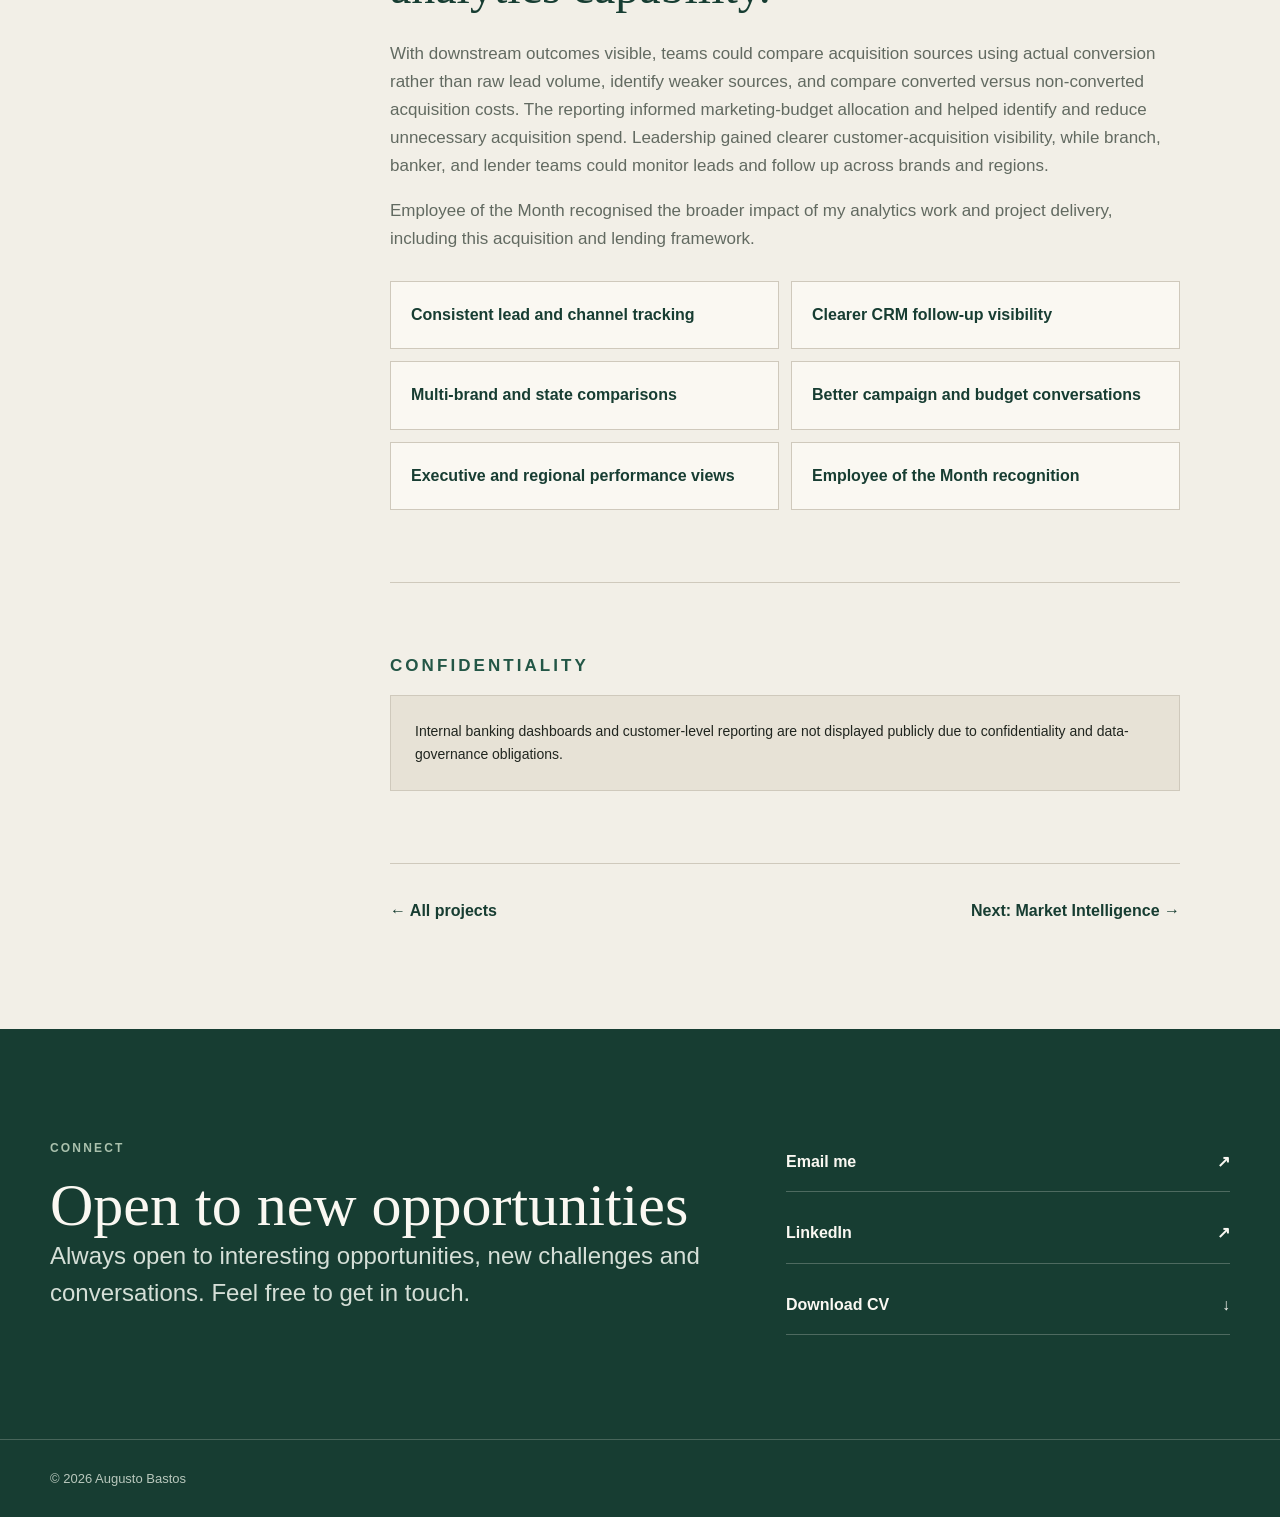
<file: projects/digital-home-loan-lead-tracking.html>
<!doctype html>
<html lang="en">
<head>
  <meta charset="utf-8">
  <meta name="viewport" content="width=device-width, initial-scale=1">
  <meta name="description" content="Case study: Digital Home Loan Lead Tracking framework for BOQ Group by Augusto Bastos.">
  <meta name="theme-color" content="#f2efe7">
  <title>Digital Home Loan Lead Tracking | Augusto Bastos</title>
  <link rel="stylesheet" href="../styles.css">
  <script defer src="../translations.js"></script>
  <script defer src="../script.js"></script>
</head>
<body data-page="digital-home-loan">
  <a class="skip-link" href="#main">Skip to content</a>
  <header class="site-header" data-header>
    <nav class="nav" aria-label="Main navigation">
      <a class="brand" href="../index.html"><span class="brand-mark" aria-hidden="true">AB</span><span>Augusto Bastos</span></a>
      <div class="nav-links" data-nav-links><a href="../index.html#about">About</a><a href="../index.html#projects">Projects</a><a href="../index.html#experience">Experience</a><a href="#connect">Connect</a><a href="../Augusto-Bastos-CV.pdf" download>Download CV</a></div>
      <div class="nav-tools"><div class="language-selector" role="group" aria-label="Language selector"><button type="button" data-language="en" aria-pressed="true" aria-label="Switch language to English">EN</button><span aria-hidden="true">·</span><button type="button" data-language="pt" aria-pressed="false" aria-label="Mudar idioma para português">PT</button><span aria-hidden="true">·</span><button type="button" data-language="es" aria-pressed="false" aria-label="Cambiar idioma a español">ES</button></div><button class="menu-button" type="button" aria-expanded="false" aria-label="Open navigation" data-menu-button>☰</button></div>
    </nav>
  </header>

  <main id="main">
    <section class="case-hero">
      <div class="container">
        <p class="breadcrumb"><a href="../index.html#projects">Selected work</a> / Digital Home Loan Lead Tracking</p>
        <div class="case-hero-grid">
          <div class="reveal">
            <p class="eyebrow">Case study 01 · Customer acquisition</p>
            <h1>Digital Home Loan Lead Tracking</h1>
            <p class="case-summary">An end-to-end customer acquisition and lending analytics framework connecting digital leads, CRM, applications, and lending outcomes to assess conversion, lead quality, and acquisition costs at BOQ Group.</p>
          </div>
          <aside class="case-meta reveal" aria-label="Project overview">
            <div class="case-meta-row"><span>Environment</span><strong>Australian banking · Multi-brand</strong></div>
            <div class="case-meta-row"><span>Stakeholders</span><strong>Digital Marketing · Leadership · Regional teams</strong></div>
            <div class="case-meta-row"><span>Role</span><strong>Data & CRM Analyst · BI delivery · Business analysis</strong></div>
            <div class="case-meta-row"><span>Recognition</span><strong>Employee of the Month · BOQ Group</strong></div>
          </aside>
        </div>
      </div>
    </section>

    <section class="section surface-band" aria-label="Project data flow">
      <div class="container reveal">
        <p class="eyebrow">Solution architecture</p>
        <div class="flow">
          <div class="flow-row">
            <div class="flow-step">Digital / Website / App Lead</div><div class="flow-step">Dynamics 365 CRM</div><div class="flow-step">Application</div><div class="flow-step">Lending Outcome</div><div class="flow-step">SQL & record matching</div><div class="flow-step">Power BI reporting layer</div>
          </div>
        </div>
      </div>
    </section>

    <section class="section">
      <div class="container case-body-grid">
        <nav class="case-index" aria-label="Case study sections">
          <a href="#context">Context</a><a href="#problem">Business problem</a><a href="#role">My role</a><a href="#solution">Solution</a><a href="#tools">Data & tools</a><a href="#impact">Impact</a><a href="#confidentiality">Confidentiality</a>
        </nav>
        <div class="case-content">
          <section class="case-block reveal" id="context">
            <p class="eyebrow">Context</p>
            <h2>A new digital channel needed a reporting standard.</h2>
            <p>BOQ Group was launching and expanding digital home loan journeys across its banking brands. Leads were being generated through websites, digital campaigns, app journeys, paid media, and marketing activations, but the business did not yet have a structured way to track those leads end to end.</p>
            <p>The first major reporting version was released for ME Bank in approximately two months, then expanded to Virgin Money Australia and other BOQ environments. The work covered thousands of leads in a multi-brand Australian banking environment, supporting teams across a network of approximately 111 branches. Dashboards refreshed daily or weekly according to business need.</p>
          </section>

          <section class="case-block reveal" id="problem">
            <p class="eyebrow">Business problem</p>
            <h2>Connect acquisition activity to what happened next.</h2>
            <p>Digital lead, CRM, application, and lending data existed in different systems with no common primary key connecting the full customer journey. Digital & Marketing could measure lead generation, but had limited visibility into which leads became applications and actual lending outcomes. Reliable record matching was needed before teams could compare acquisition performance.</p>
            <ul>
              <li>Trace lead sources across digital journeys and campaign activations.</li>
              <li>Connect paid media and marketing activity with customer acquisition outcomes.</li>
              <li>Compare performance by brand, state, channel, and business area.</li>
              <li>Give branch and relationship teams clearer visibility over CRM follow-up.</li>
              <li>Create a repeatable, executive-ready reporting standard.</li>
            </ul>
          </section>

          <section class="case-block reveal" id="role">
            <p class="eyebrow">My role</p>
            <h2>Scoped and developed the reporting solution end to end.</h2>
            <p>I gathered requirements and clarified business funnel questions, then helped link fragmented sources using record-matching techniques where no shared key existed. My contribution covered SQL analysis and preparation, KPI and business-rule definition, Power BI and DAX, validation, data-quality checks, and reconciliation across the journey.</p>
            <p>I also supported iterative releases as the framework expanded across brands and geographies, balancing detailed operational questions with the concise view leadership needed.</p>
            <div class="callout"><strong>Working position</strong>I operated as an analytics partner between Digital & Marketing, CRM data, reporting technology, and the business teams responsible for lead follow-up.</div>
            <div class="callout"><strong>CRM campaign and event reporting</strong>Related reporting connected CRM campaign IDs through campaign/event → CRM lead → banker → follow-up → conversion/performance. This made resulting leads, banker allocation, lead retrieval, follow-up, and outcomes visible, including a BOQ Specialist example involving professional and specialist banking customer segments.</div>
          </section>

          <section class="case-block reveal" id="solution">
            <p class="eyebrow">Solution</p>
            <h2>A governed decision-support layer for lead performance.</h2>
            <p>Record matching connected acquisition records with downstream CRM, application, and lending data. SQL preparation, DAX measures, and validated reporting logic made the linked journey usable in Power BI for both operational follow-up and commercial analysis.</p>
            <p>Rather than treating each request as a one-off report, the solution established reusable logic that could accommodate additional brands, states, and evolving business questions.</p>
            <p>Digital / Website / App Lead → CRM → Application → Lending Outcome</p>
            <ul>
              <li>Compared lead source and channel, brand, branch, state/region, banker/agent, status, application progression, lending outcome, and conversion.</li>
              <li>Examined lead quality, time-to-convert, geographic conversion differences, and acquisition-source quality; identified patterns associated with higher-quality or higher-converting leads.</li>
              <li>Compared the cost of leads, cost of converted leads, and cost associated with non-converted leads to assess paid-media efficiency and customer acquisition performance.</li>
            </ul>
            <div class="callout"><strong>ME Bank and Virgin Money: a business investigation</strong>Comparable end-to-end data showed materially lower conversion for Virgin Money Australia leads than comparable ME Bank leads, despite broadly similar lending products. This provided a basis to investigate website and digital journeys, acquisition-source mix, lead quality, customer journeys, and downstream CRM/application progression.</div>
          </section>

          <section class="case-block reveal" id="tools">
            <p class="eyebrow">Data & tools</p>
            <h2>Technology connected to business context.</h2>
            <div class="skills-list"><span class="skill">Power BI</span><span class="skill">SQL</span><span class="skill">DAX</span><span class="skill">Microsoft Dynamics 365</span><span class="skill">Adobe Campaign</span><span class="skill">Excel</span><span class="skill">CRM Data</span><span class="skill">Campaign Data</span><span class="skill">Stakeholder Requirements</span></div>
          </section>

          <section class="case-block reveal" id="impact">
            <p class="eyebrow">Business impact</p>
            <h2>From a visibility gap to a repeatable analytics capability.</h2>
            <p>With downstream outcomes visible, teams could compare acquisition sources using actual conversion rather than raw lead volume, identify weaker sources, and compare converted versus non-converted acquisition costs. The reporting informed marketing-budget allocation and helped identify and reduce unnecessary acquisition spend. Leadership gained clearer customer-acquisition visibility, while branch, banker, and lender teams could monitor leads and follow up across brands and regions.</p>
            <p>Employee of the Month recognised the broader impact of my analytics work and project delivery, including this acquisition and lending framework.</p>
            <div class="impact-list">
              <div class="impact-item">Consistent lead and channel tracking</div><div class="impact-item">Clearer CRM follow-up visibility</div><div class="impact-item">Multi-brand and state comparisons</div><div class="impact-item">Better campaign and budget conversations</div><div class="impact-item">Executive and regional performance views</div><div class="impact-item">Employee of the Month recognition</div>
            </div>
          </section>

          <section class="case-block reveal" id="confidentiality">
            <p class="eyebrow">Confidentiality</p>
            <div class="confidentiality">Internal banking dashboards and customer-level reporting are not displayed publicly due to confidentiality and data-governance obligations.</div>
          </section>

          <div class="next-projects"><a href="../index.html#projects">← All projects</a><a href="market-intelligence-customer-behaviour.html">Next: Market Intelligence →</a></div>
        </div>
      </div>
    </section>

    <section class="section dark-band" id="connect">
      <div class="container connect-grid">
        <div class="reveal">
          <p class="eyebrow">Connect</p>
          <h2>Open to new opportunities</h2>
          <p class="lede">Always open to interesting opportunities, new challenges and conversations. Feel free to get in touch.</p>
        </div>
        <div class="contact-list reveal" aria-label="Contact actions">
          <a href="mailto:gusbastos7@gmail.com" aria-label="Email Augusto Bastos at gusbastos7@gmail.com">Email me</a>
          <a href="https://www.linkedin.com/in/augusto-bastos/" target="_blank" rel="noreferrer">LinkedIn</a>
          <a class="download-link" href="../Augusto-Bastos-CV.pdf" download>Download CV</a>
        </div>
      </div>
    </section>
  </main>
  <footer class="site-footer"><div class="container footer-row"><span>© 2026 Augusto Bastos</span></div></footer>
</body>
</html>
</file>
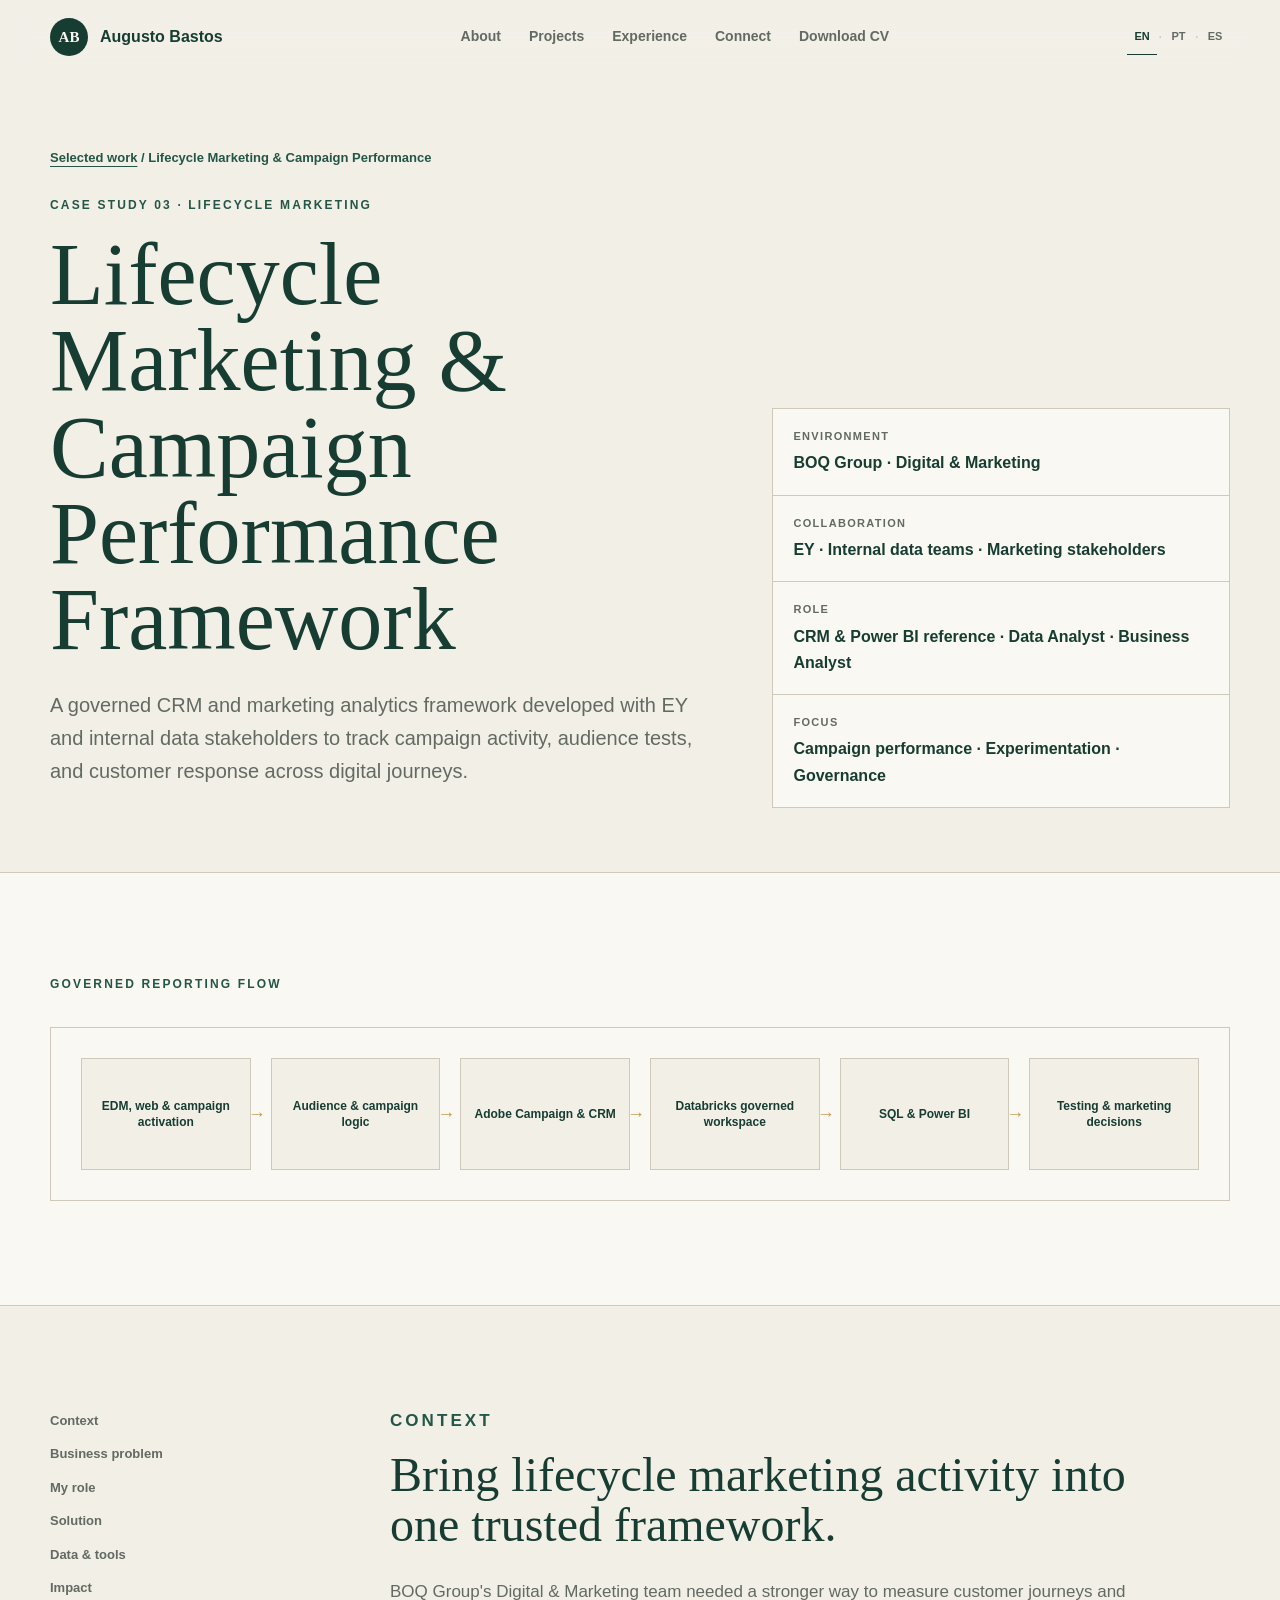
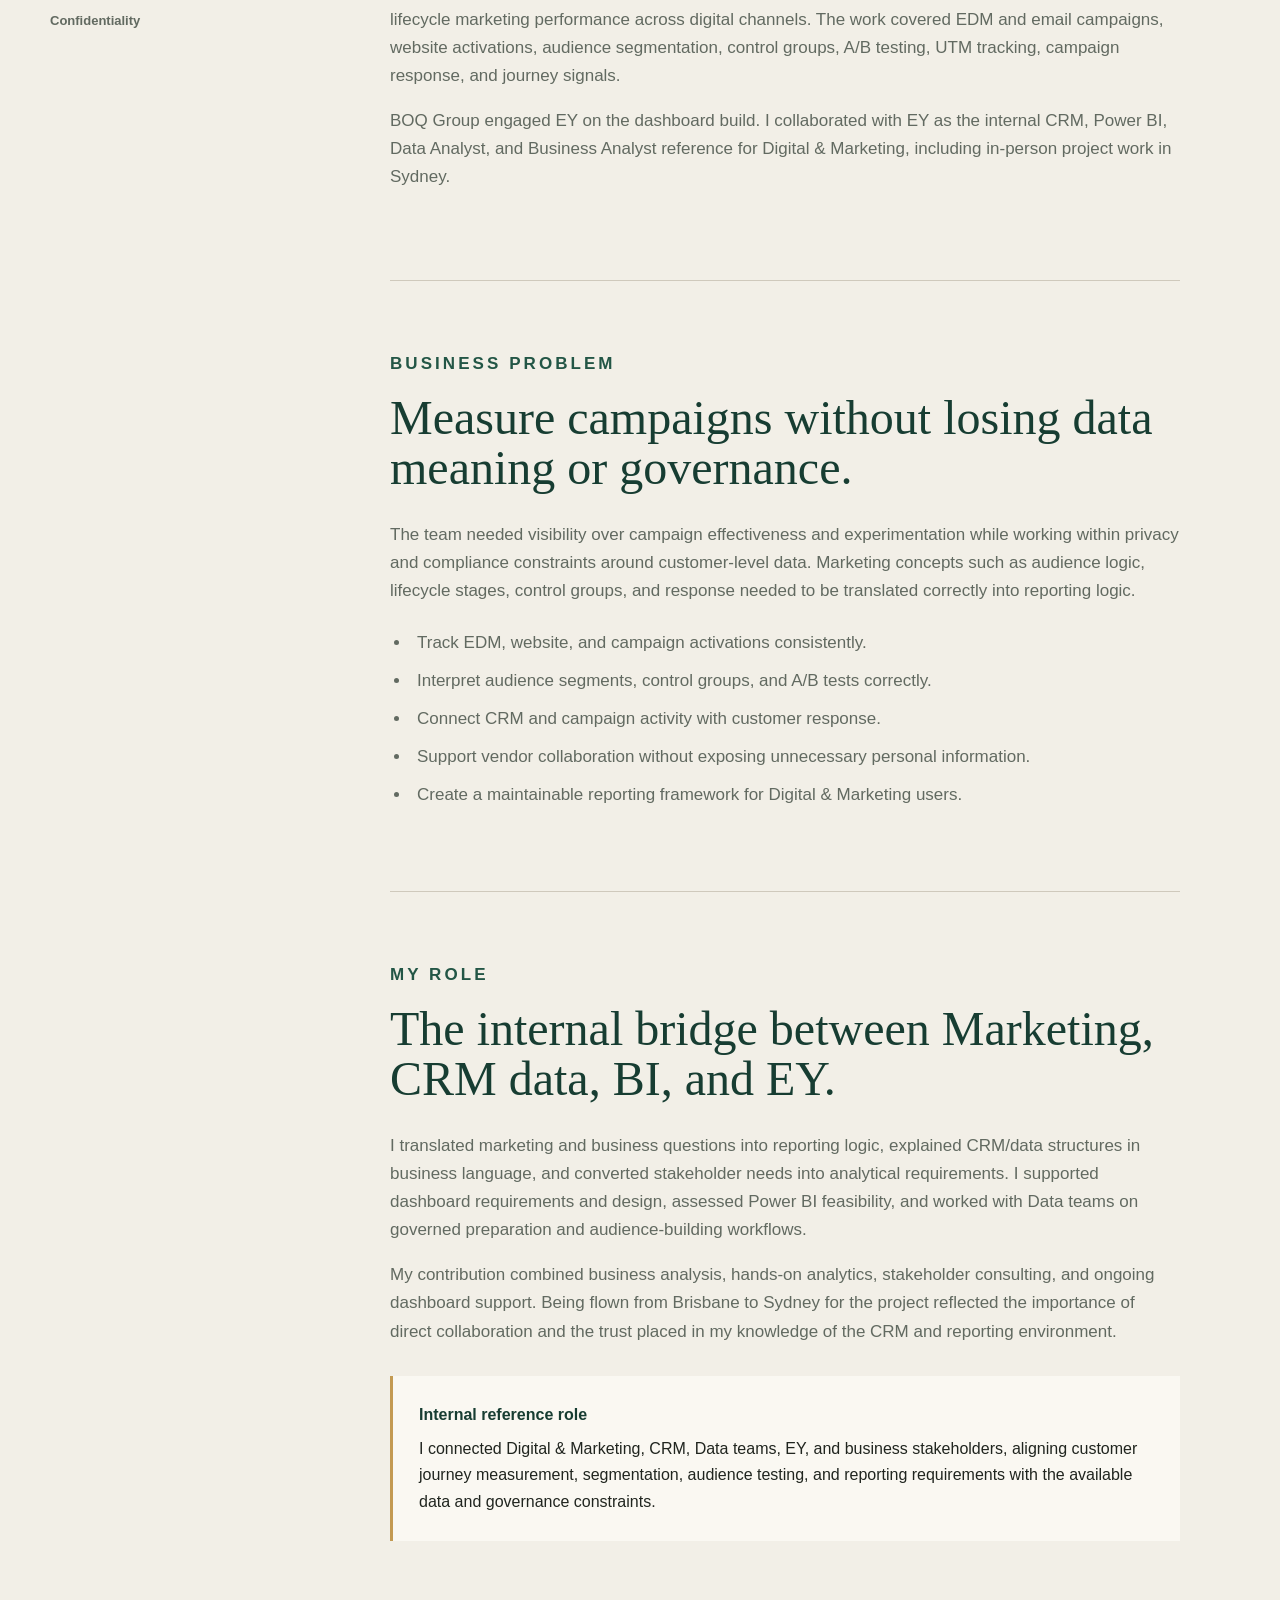
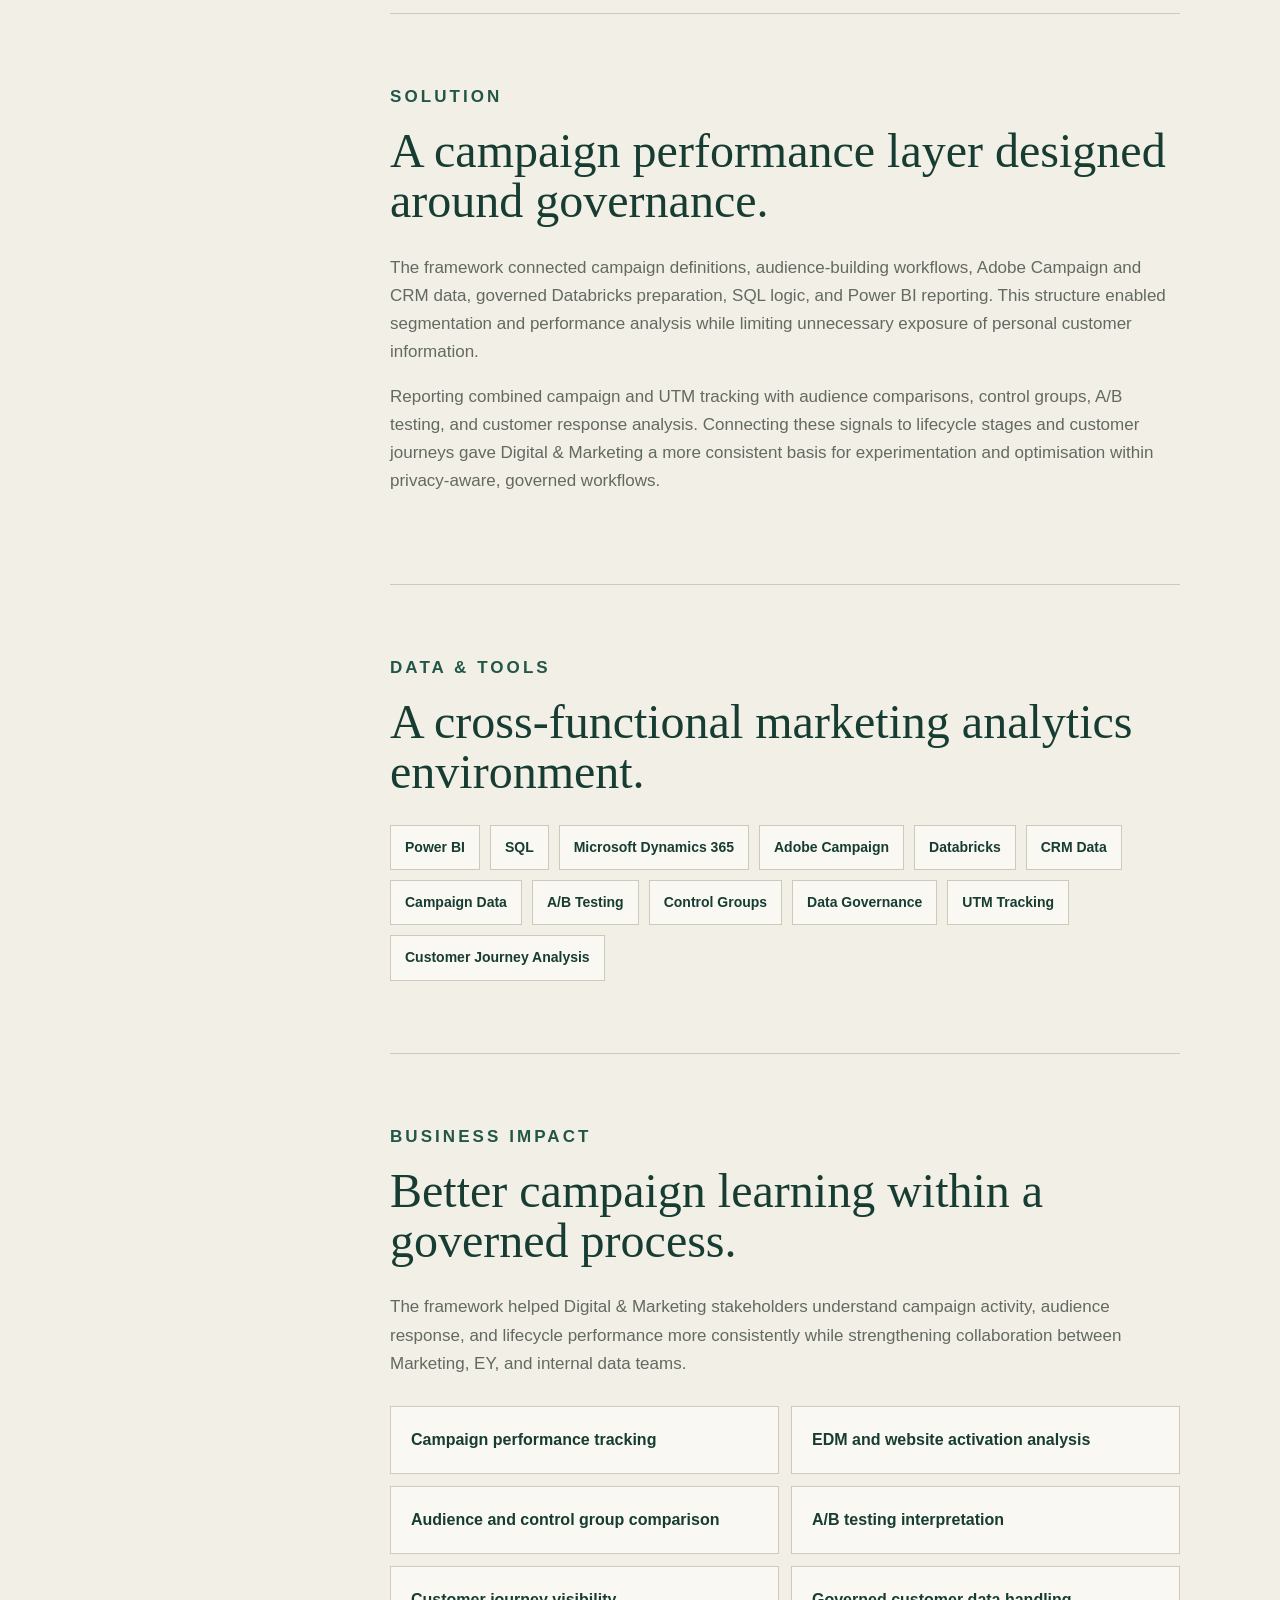
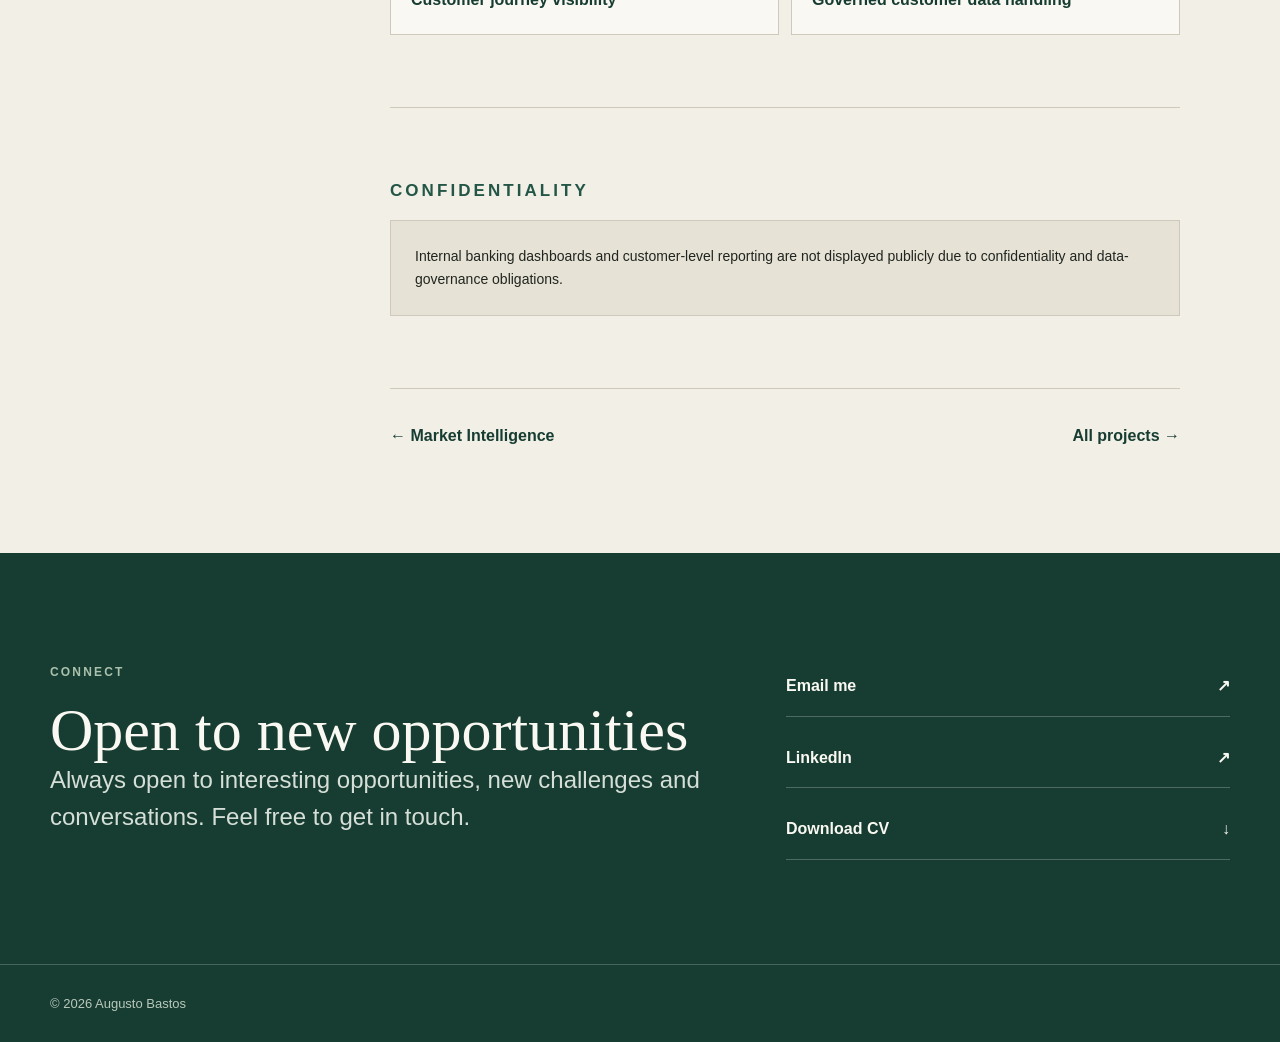
<file: projects/lifecycle-marketing-campaign-performance.html>
<!doctype html>
<html lang="en">
<head>
  <meta charset="utf-8">
  <meta name="viewport" content="width=device-width, initial-scale=1">
  <meta name="description" content="Case study: Lifecycle Marketing and Campaign Performance framework for BOQ Group by Augusto Bastos.">
  <meta name="theme-color" content="#f2efe7">
  <title>Lifecycle Marketing & Campaign Performance | Augusto Bastos</title>
  <link rel="stylesheet" href="../styles.css">
  <script defer src="../translations.js"></script>
  <script defer src="../script.js"></script>
</head>
<body data-page="lifecycle-marketing">
  <a class="skip-link" href="#main">Skip to content</a>
  <header class="site-header" data-header>
    <nav class="nav" aria-label="Main navigation">
      <a class="brand" href="../index.html"><span class="brand-mark" aria-hidden="true">AB</span><span>Augusto Bastos</span></a>
      <div class="nav-links" data-nav-links><a href="../index.html#about">About</a><a href="../index.html#projects">Projects</a><a href="../index.html#experience">Experience</a><a href="#connect">Connect</a><a href="../Augusto-Bastos-CV.pdf" download>Download CV</a></div>
      <div class="nav-tools"><div class="language-selector" role="group" aria-label="Language selector"><button type="button" data-language="en" aria-pressed="true" aria-label="Switch language to English">EN</button><span aria-hidden="true">·</span><button type="button" data-language="pt" aria-pressed="false" aria-label="Mudar idioma para português">PT</button><span aria-hidden="true">·</span><button type="button" data-language="es" aria-pressed="false" aria-label="Cambiar idioma a español">ES</button></div><button class="menu-button" type="button" aria-expanded="false" aria-label="Open navigation" data-menu-button>☰</button></div>
    </nav>
  </header>

  <main id="main">
    <section class="case-hero">
      <div class="container">
        <p class="breadcrumb"><a href="../index.html#projects">Selected work</a> / Lifecycle Marketing & Campaign Performance</p>
        <div class="case-hero-grid">
          <div class="reveal">
            <p class="eyebrow">Case study 03 · Lifecycle marketing</p>
            <h1>Lifecycle Marketing & Campaign Performance Framework</h1>
            <p class="case-summary">A governed CRM and marketing analytics framework developed with EY and internal data stakeholders to track campaign activity, audience tests, and customer response across digital journeys.</p>
          </div>
          <aside class="case-meta reveal" aria-label="Project overview">
            <div class="case-meta-row"><span>Environment</span><strong>BOQ Group · Digital & Marketing</strong></div>
            <div class="case-meta-row"><span>Collaboration</span><strong>EY · Internal data teams · Marketing stakeholders</strong></div>
            <div class="case-meta-row"><span>Role</span><strong>CRM & Power BI reference · Data Analyst · Business Analyst</strong></div>
            <div class="case-meta-row"><span>Focus</span><strong>Campaign performance · Experimentation · Governance</strong></div>
          </aside>
        </div>
      </div>
    </section>

    <section class="section surface-band" aria-label="Project data flow">
      <div class="container reveal">
        <p class="eyebrow">Governed reporting flow</p>
        <div class="flow"><div class="flow-row"><div class="flow-step">EDM, web & campaign activation</div><div class="flow-step">Audience & campaign logic</div><div class="flow-step">Adobe Campaign & CRM</div><div class="flow-step">Databricks governed workspace</div><div class="flow-step">SQL & Power BI</div><div class="flow-step">Testing & marketing decisions</div></div></div>
      </div>
    </section>

    <section class="section">
      <div class="container case-body-grid">
        <nav class="case-index" aria-label="Case study sections"><a href="#context">Context</a><a href="#problem">Business problem</a><a href="#role">My role</a><a href="#solution">Solution</a><a href="#tools">Data & tools</a><a href="#impact">Impact</a><a href="#confidentiality">Confidentiality</a></nav>
        <div class="case-content">
          <section class="case-block reveal" id="context">
            <p class="eyebrow">Context</p>
            <h2>Bring lifecycle marketing activity into one trusted framework.</h2>
            <p>BOQ Group's Digital & Marketing team needed a stronger way to measure customer journeys and lifecycle marketing performance across digital channels. The work covered EDM and email campaigns, website activations, audience segmentation, control groups, A/B testing, UTM tracking, campaign response, and journey signals.</p>
            <p>BOQ Group engaged EY on the dashboard build. I collaborated with EY as the internal CRM, Power BI, Data Analyst, and Business Analyst reference for Digital & Marketing, including in-person project work in Sydney.</p>
          </section>

          <section class="case-block reveal" id="problem">
            <p class="eyebrow">Business problem</p>
            <h2>Measure campaigns without losing data meaning or governance.</h2>
            <p>The team needed visibility over campaign effectiveness and experimentation while working within privacy and compliance constraints around customer-level data. Marketing concepts such as audience logic, lifecycle stages, control groups, and response needed to be translated correctly into reporting logic.</p>
            <ul>
              <li>Track EDM, website, and campaign activations consistently.</li>
              <li>Interpret audience segments, control groups, and A/B tests correctly.</li>
              <li>Connect CRM and campaign activity with customer response.</li>
              <li>Support vendor collaboration without exposing unnecessary personal information.</li>
              <li>Create a maintainable reporting framework for Digital & Marketing users.</li>
            </ul>
          </section>

          <section class="case-block reveal" id="role">
            <p class="eyebrow">My role</p>
            <h2>The internal bridge between Marketing, CRM data, BI, and EY.</h2>
            <p>I translated marketing and business questions into reporting logic, explained CRM/data structures in business language, and converted stakeholder needs into analytical requirements. I supported dashboard requirements and design, assessed Power BI feasibility, and worked with Data teams on governed preparation and audience-building workflows.</p>
            <p>My contribution combined business analysis, hands-on analytics, stakeholder consulting, and ongoing dashboard support. Being flown from Brisbane to Sydney for the project reflected the importance of direct collaboration and the trust placed in my knowledge of the CRM and reporting environment.</p>
            <div class="callout"><strong>Internal reference role</strong>I connected Digital & Marketing, CRM, Data teams, EY, and business stakeholders, aligning customer journey measurement, segmentation, audience testing, and reporting requirements with the available data and governance constraints.</div>
          </section>

          <section class="case-block reveal" id="solution">
            <p class="eyebrow">Solution</p>
            <h2>A campaign performance layer designed around governance.</h2>
            <p>The framework connected campaign definitions, audience-building workflows, Adobe Campaign and CRM data, governed Databricks preparation, SQL logic, and Power BI reporting. This structure enabled segmentation and performance analysis while limiting unnecessary exposure of personal customer information.</p>
            <p>Reporting combined campaign and UTM tracking with audience comparisons, control groups, A/B testing, and customer response analysis. Connecting these signals to lifecycle stages and customer journeys gave Digital & Marketing a more consistent basis for experimentation and optimisation within privacy-aware, governed workflows.</p>
          </section>

          <section class="case-block reveal" id="tools">
            <p class="eyebrow">Data & tools</p>
            <h2>A cross-functional marketing analytics environment.</h2>
            <div class="skills-list"><span class="skill">Power BI</span><span class="skill">SQL</span><span class="skill">Microsoft Dynamics 365</span><span class="skill">Adobe Campaign</span><span class="skill">Databricks</span><span class="skill">CRM Data</span><span class="skill">Campaign Data</span><span class="skill">A/B Testing</span><span class="skill">Control Groups</span><span class="skill">Data Governance</span><span class="skill">UTM Tracking</span><span class="skill">Customer Journey Analysis</span></div>
          </section>

          <section class="case-block reveal" id="impact">
            <p class="eyebrow">Business impact</p>
            <h2>Better campaign learning within a governed process.</h2>
            <p>The framework helped Digital & Marketing stakeholders understand campaign activity, audience response, and lifecycle performance more consistently while strengthening collaboration between Marketing, EY, and internal data teams.</p>
            <div class="impact-list"><div class="impact-item">Campaign performance tracking</div><div class="impact-item">EDM and website activation analysis</div><div class="impact-item">Audience and control group comparison</div><div class="impact-item">A/B testing interpretation</div><div class="impact-item">Customer journey visibility</div><div class="impact-item">Governed customer data handling</div></div>
          </section>

          <section class="case-block reveal" id="confidentiality">
            <p class="eyebrow">Confidentiality</p>
            <div class="confidentiality">Internal banking dashboards and customer-level reporting are not displayed publicly due to confidentiality and data-governance obligations.</div>
          </section>

          <div class="next-projects"><a href="market-intelligence-customer-behaviour.html">← Market Intelligence</a><a href="../index.html#projects">All projects →</a></div>
        </div>
      </div>
    </section>

    <section class="section dark-band" id="connect">
      <div class="container connect-grid">
        <div class="reveal">
          <p class="eyebrow">Connect</p>
          <h2>Open to new opportunities</h2>
          <p class="lede">Always open to interesting opportunities, new challenges and conversations. Feel free to get in touch.</p>
        </div>
        <div class="contact-list reveal" aria-label="Contact actions">
          <a href="mailto:gusbastos7@gmail.com" aria-label="Email Augusto Bastos at gusbastos7@gmail.com">Email me</a>
          <a href="https://www.linkedin.com/in/augusto-bastos/" target="_blank" rel="noreferrer">LinkedIn</a>
          <a class="download-link" href="../Augusto-Bastos-CV.pdf" download>Download CV</a>
        </div>
      </div>
    </section>
  </main>
  <footer class="site-footer"><div class="container footer-row"><span>© 2026 Augusto Bastos</span></div></footer>
</body>
</html>
</file>
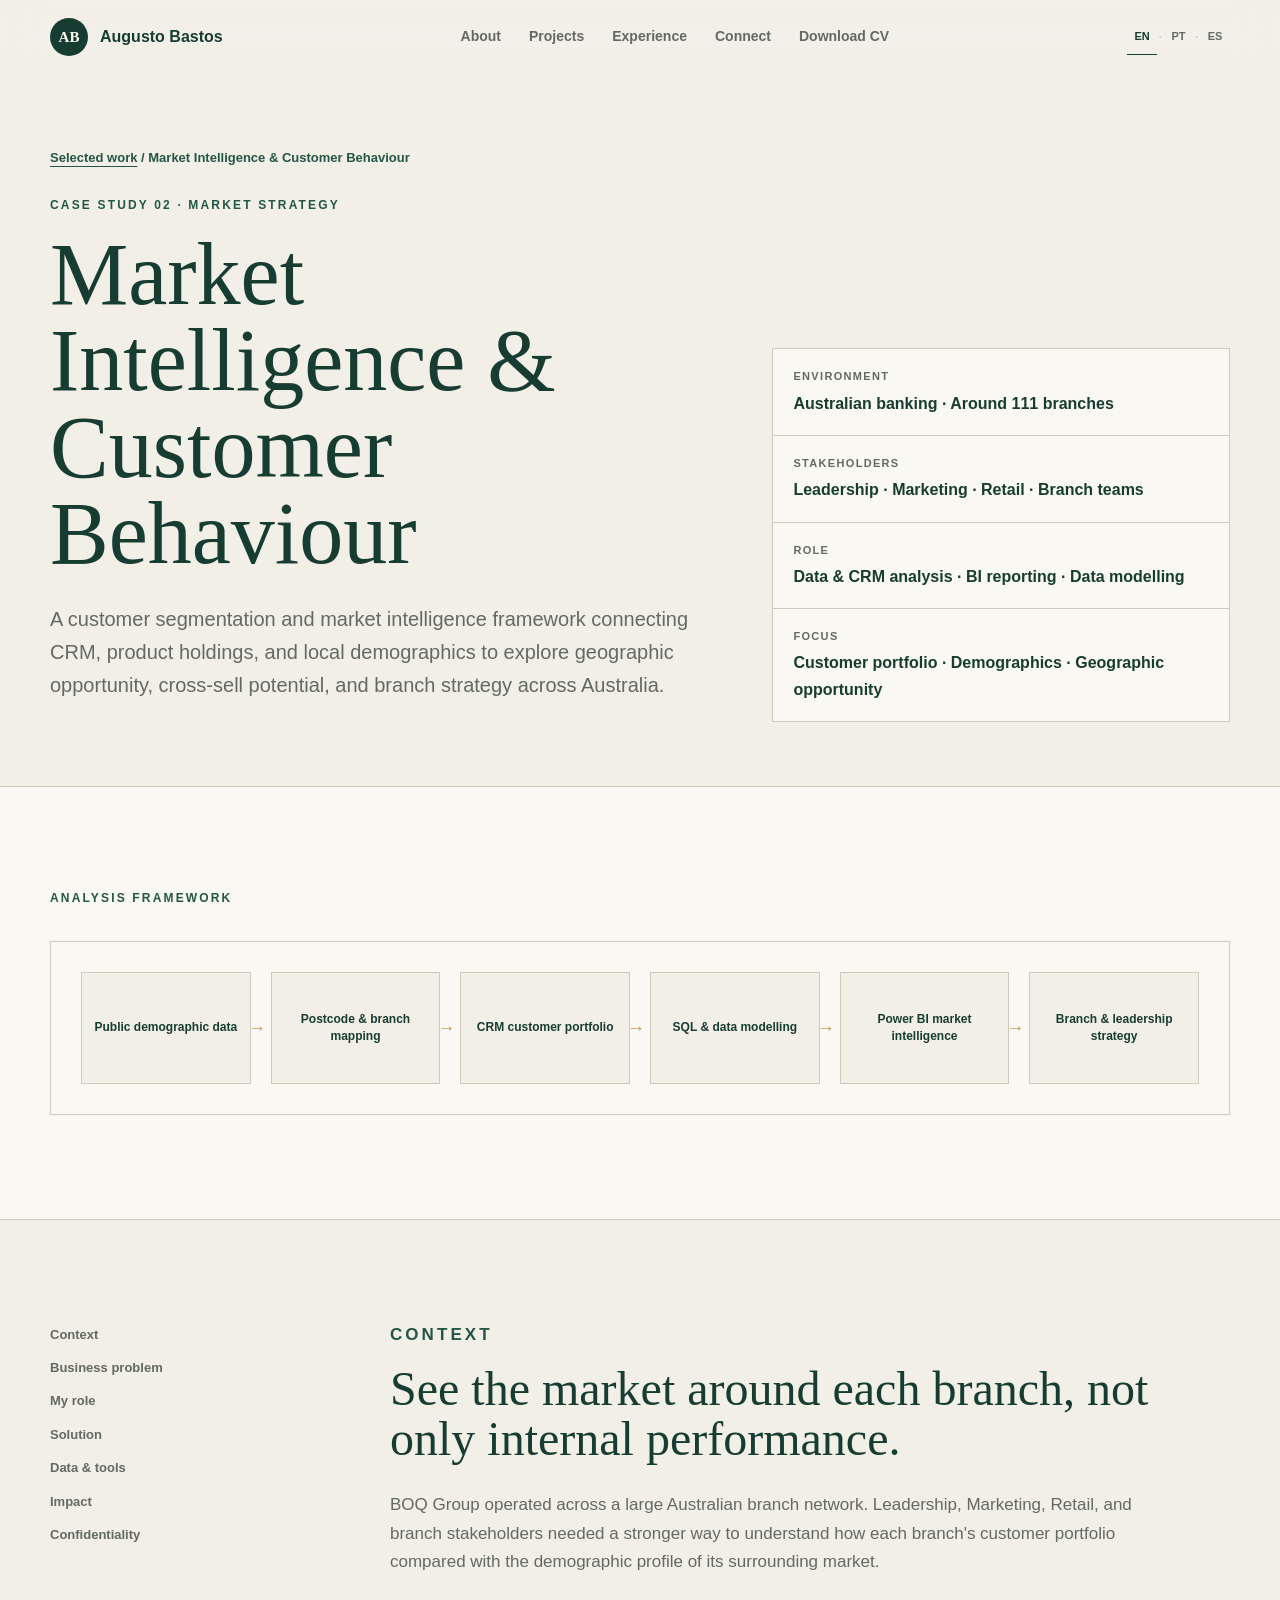
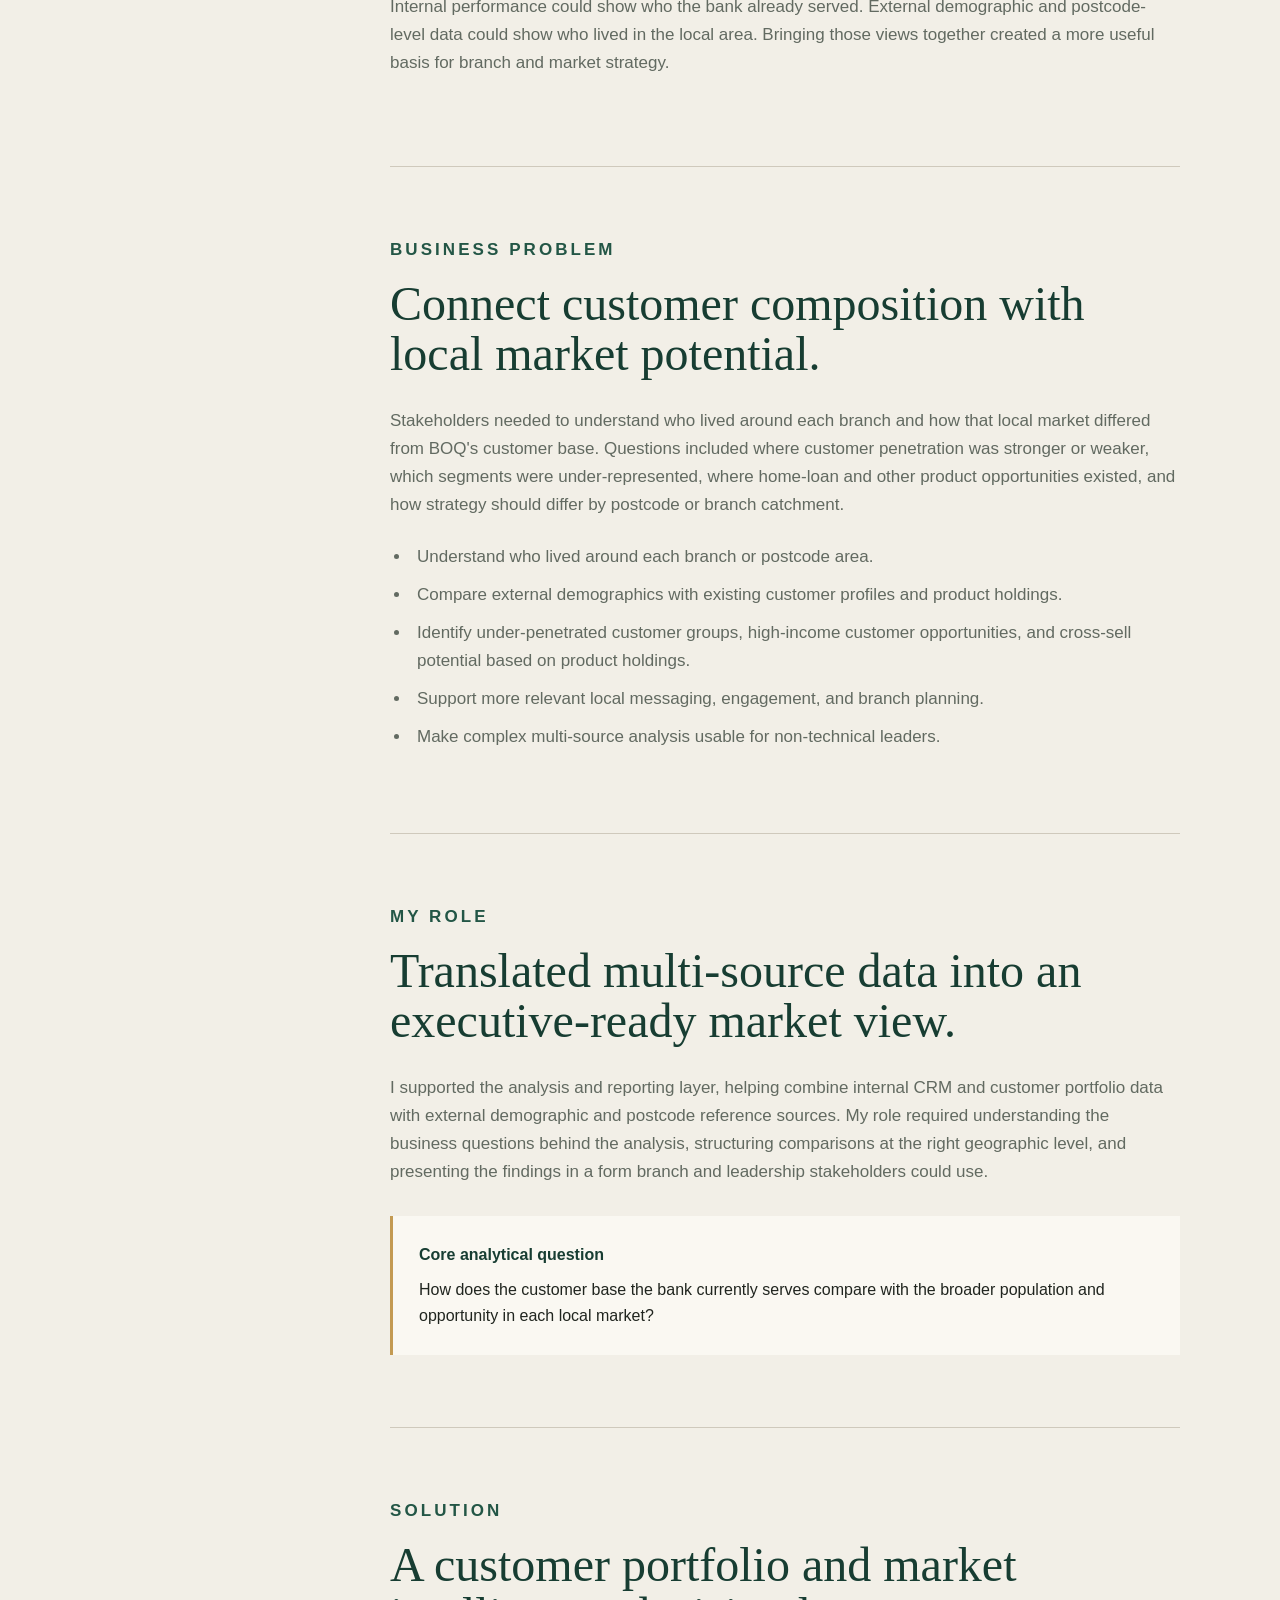
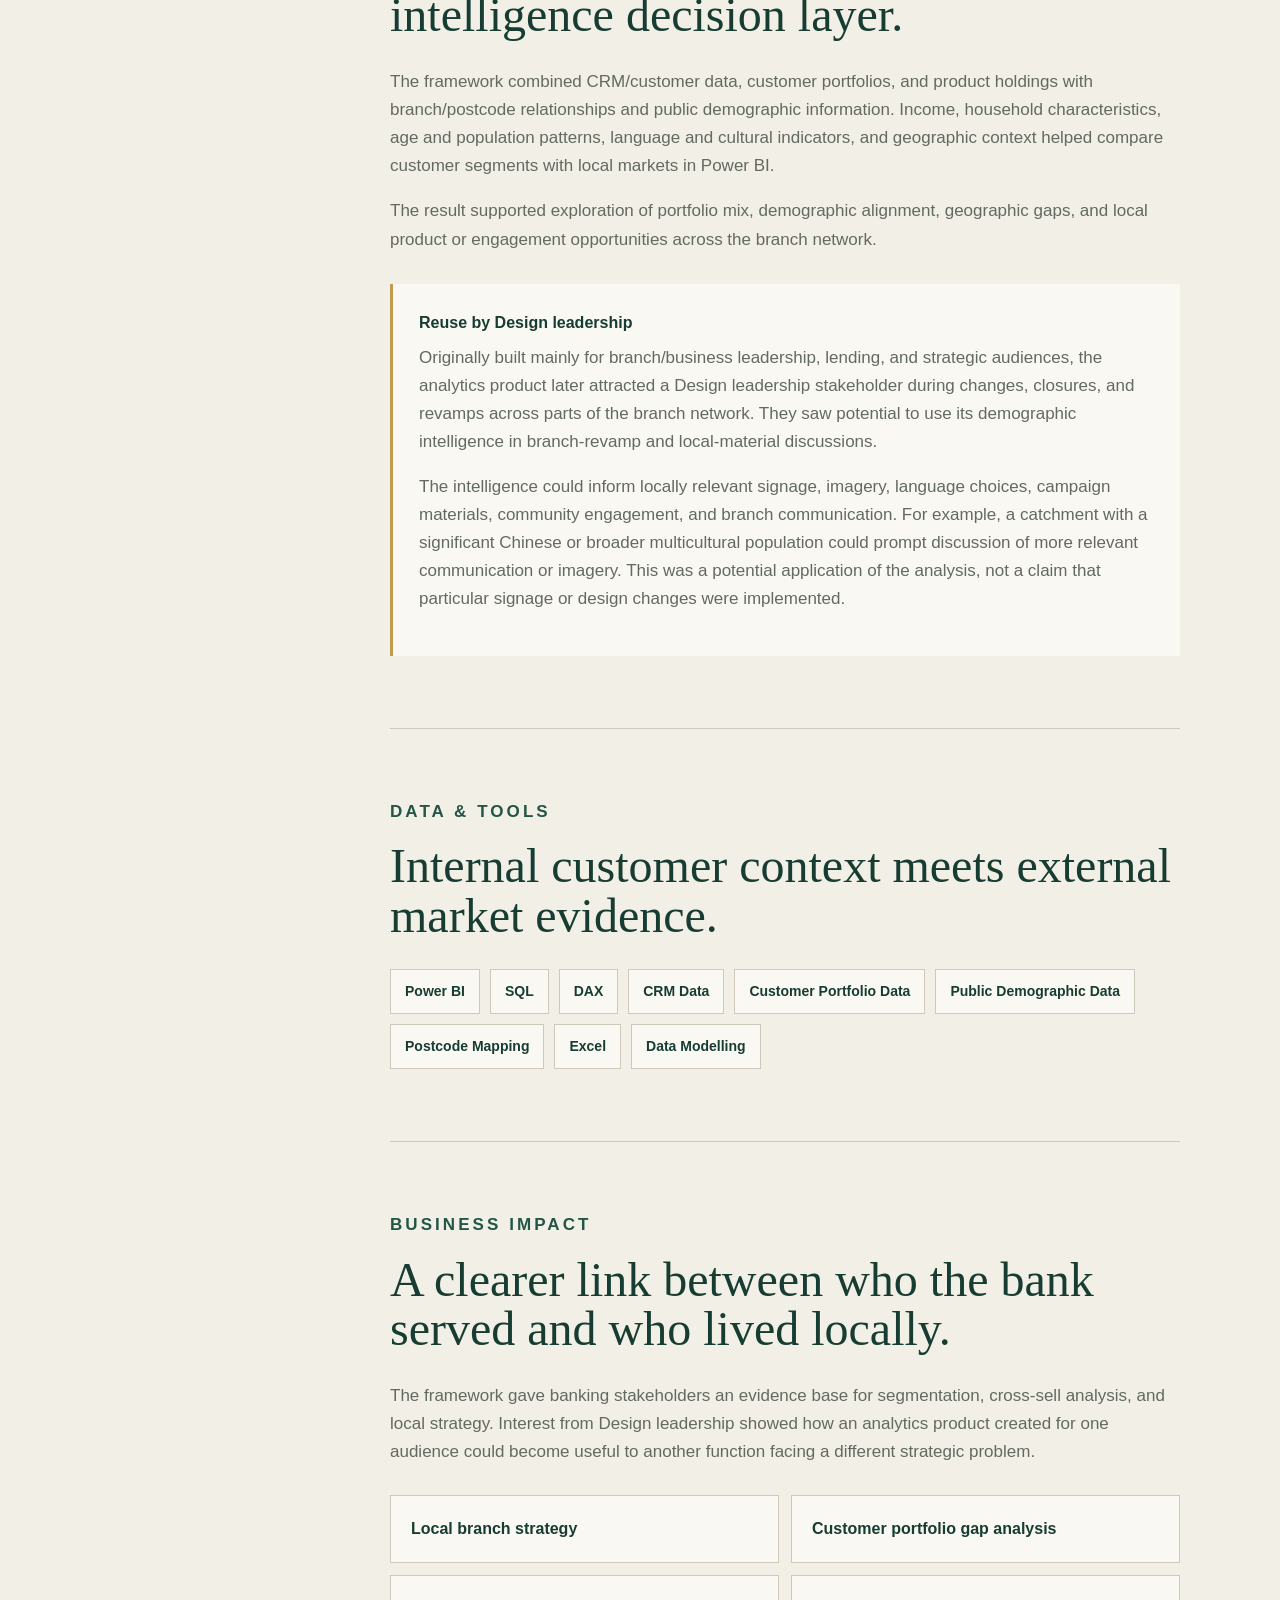
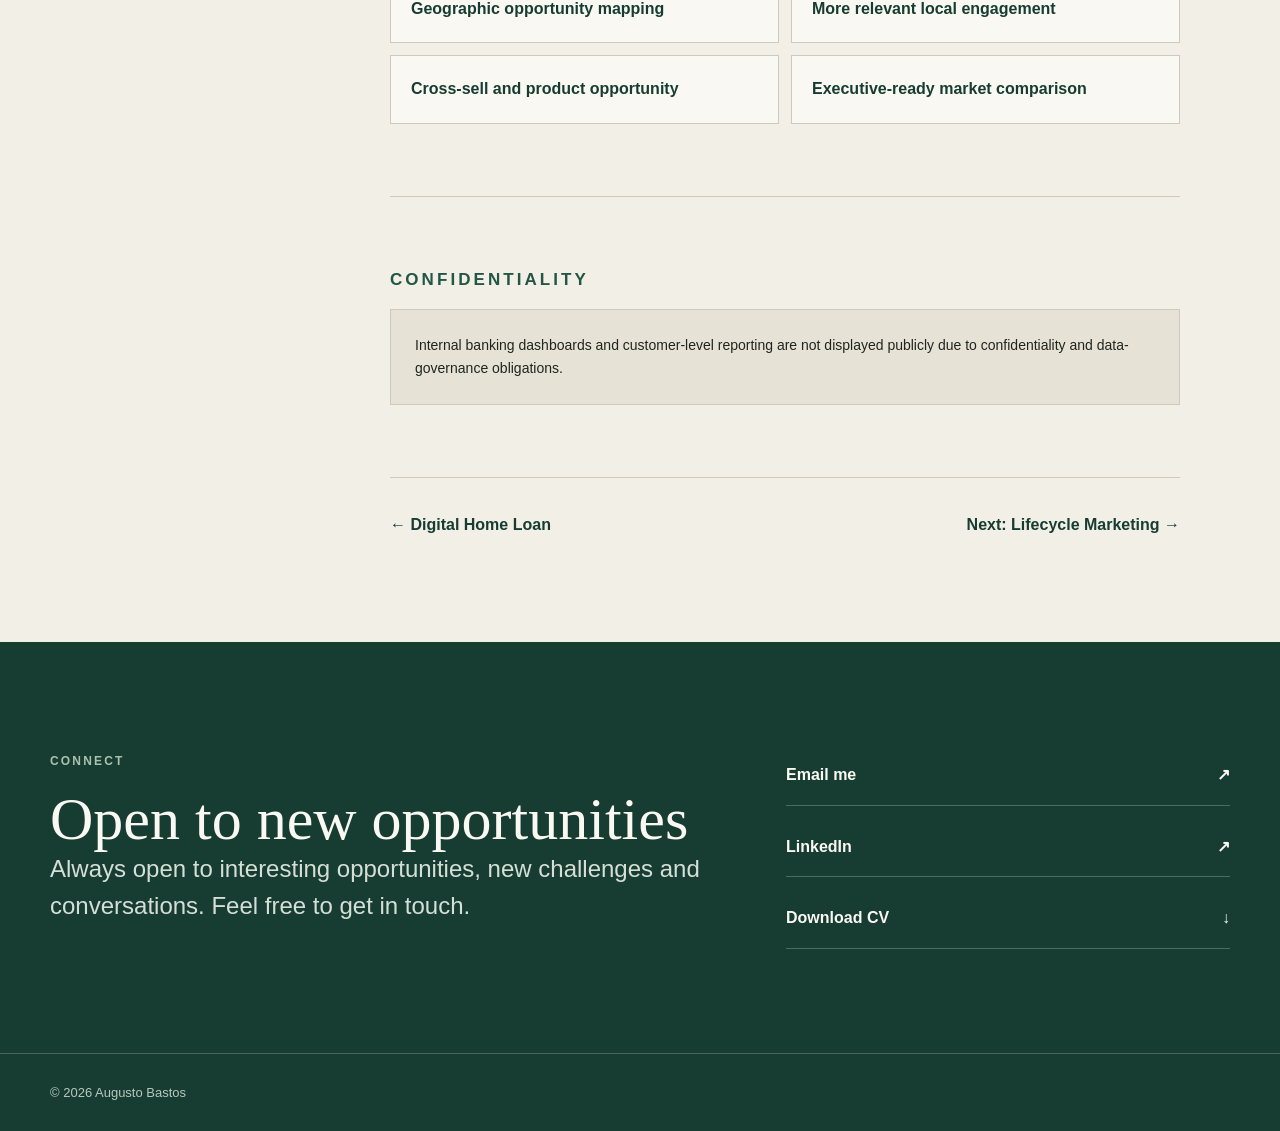
<file: projects/market-intelligence-customer-behaviour.html>
<!doctype html>
<html lang="en">
<head>
  <meta charset="utf-8">
  <meta name="viewport" content="width=device-width, initial-scale=1">
  <meta name="description" content="Case study: Market Intelligence and Customer Behaviour Analysis for BOQ Group by Augusto Bastos.">
  <meta name="theme-color" content="#f2efe7">
  <title>Market Intelligence & Customer Behaviour | Augusto Bastos</title>
  <link rel="stylesheet" href="../styles.css">
  <script defer src="../translations.js"></script>
  <script defer src="../script.js"></script>
</head>
<body data-page="market-intelligence">
  <a class="skip-link" href="#main">Skip to content</a>
  <header class="site-header" data-header>
    <nav class="nav" aria-label="Main navigation">
      <a class="brand" href="../index.html"><span class="brand-mark" aria-hidden="true">AB</span><span>Augusto Bastos</span></a>
      <div class="nav-links" data-nav-links><a href="../index.html#about">About</a><a href="../index.html#projects">Projects</a><a href="../index.html#experience">Experience</a><a href="#connect">Connect</a><a href="../Augusto-Bastos-CV.pdf" download>Download CV</a></div>
      <div class="nav-tools"><div class="language-selector" role="group" aria-label="Language selector"><button type="button" data-language="en" aria-pressed="true" aria-label="Switch language to English">EN</button><span aria-hidden="true">·</span><button type="button" data-language="pt" aria-pressed="false" aria-label="Mudar idioma para português">PT</button><span aria-hidden="true">·</span><button type="button" data-language="es" aria-pressed="false" aria-label="Cambiar idioma a español">ES</button></div><button class="menu-button" type="button" aria-expanded="false" aria-label="Open navigation" data-menu-button>☰</button></div>
    </nav>
  </header>

  <main id="main">
    <section class="case-hero">
      <div class="container">
        <p class="breadcrumb"><a href="../index.html#projects">Selected work</a> / Market Intelligence & Customer Behaviour</p>
        <div class="case-hero-grid">
          <div class="reveal">
            <p class="eyebrow">Case study 02 · Market strategy</p>
            <h1>Market Intelligence & Customer Behaviour</h1>
            <p class="case-summary">A customer segmentation and market intelligence framework connecting CRM, product holdings, and local demographics to explore geographic opportunity, cross-sell potential, and branch strategy across Australia.</p>
          </div>
          <aside class="case-meta reveal" aria-label="Project overview">
            <div class="case-meta-row"><span>Environment</span><strong>Australian banking · Around 111 branches</strong></div>
            <div class="case-meta-row"><span>Stakeholders</span><strong>Leadership · Marketing · Retail · Branch teams</strong></div>
            <div class="case-meta-row"><span>Role</span><strong>Data & CRM analysis · BI reporting · Data modelling</strong></div>
            <div class="case-meta-row"><span>Focus</span><strong>Customer portfolio · Demographics · Geographic opportunity</strong></div>
          </aside>
        </div>
      </div>
    </section>

    <section class="section surface-band" aria-label="Project data flow">
      <div class="container reveal">
        <p class="eyebrow">Analysis framework</p>
        <div class="flow"><div class="flow-row"><div class="flow-step">Public demographic data</div><div class="flow-step">Postcode & branch mapping</div><div class="flow-step">CRM customer portfolio</div><div class="flow-step">SQL & data modelling</div><div class="flow-step">Power BI market intelligence</div><div class="flow-step">Branch & leadership strategy</div></div></div>
      </div>
    </section>

    <section class="section">
      <div class="container case-body-grid">
        <nav class="case-index" aria-label="Case study sections"><a href="#context">Context</a><a href="#problem">Business problem</a><a href="#role">My role</a><a href="#solution">Solution</a><a href="#tools">Data & tools</a><a href="#impact">Impact</a><a href="#confidentiality">Confidentiality</a></nav>
        <div class="case-content">
          <section class="case-block reveal" id="context">
            <p class="eyebrow">Context</p>
            <h2>See the market around each branch, not only internal performance.</h2>
            <p>BOQ Group operated across a large Australian branch network. Leadership, Marketing, Retail, and branch stakeholders needed a stronger way to understand how each branch's customer portfolio compared with the demographic profile of its surrounding market.</p>
            <p>Internal performance could show who the bank already served. External demographic and postcode-level data could show who lived in the local area. Bringing those views together created a more useful basis for branch and market strategy.</p>
          </section>

          <section class="case-block reveal" id="problem">
            <p class="eyebrow">Business problem</p>
            <h2>Connect customer composition with local market potential.</h2>
            <p>Stakeholders needed to understand who lived around each branch and how that local market differed from BOQ's customer base. Questions included where customer penetration was stronger or weaker, which segments were under-represented, where home-loan and other product opportunities existed, and how strategy should differ by postcode or branch catchment.</p>
            <ul>
              <li>Understand who lived around each branch or postcode area.</li>
              <li>Compare external demographics with existing customer profiles and product holdings.</li>
              <li>Identify under-penetrated customer groups, high-income customer opportunities, and cross-sell potential based on product holdings.</li>
              <li>Support more relevant local messaging, engagement, and branch planning.</li>
              <li>Make complex multi-source analysis usable for non-technical leaders.</li>
            </ul>
          </section>

          <section class="case-block reveal" id="role">
            <p class="eyebrow">My role</p>
            <h2>Translated multi-source data into an executive-ready market view.</h2>
            <p>I supported the analysis and reporting layer, helping combine internal CRM and customer portfolio data with external demographic and postcode reference sources. My role required understanding the business questions behind the analysis, structuring comparisons at the right geographic level, and presenting the findings in a form branch and leadership stakeholders could use.</p>
            <div class="callout"><strong>Core analytical question</strong>How does the customer base the bank currently serves compare with the broader population and opportunity in each local market?</div>
          </section>

          <section class="case-block reveal" id="solution">
            <p class="eyebrow">Solution</p>
            <h2>A customer portfolio and market intelligence decision layer.</h2>
            <p>The framework combined CRM/customer data, customer portfolios, and product holdings with branch/postcode relationships and public demographic information. Income, household characteristics, age and population patterns, language and cultural indicators, and geographic context helped compare customer segments with local markets in Power BI.</p>
            <p>The result supported exploration of portfolio mix, demographic alignment, geographic gaps, and local product or engagement opportunities across the branch network.</p>
            <div class="callout"><strong>Reuse by Design leadership</strong><p>Originally built mainly for branch/business leadership, lending, and strategic audiences, the analytics product later attracted a Design leadership stakeholder during changes, closures, and revamps across parts of the branch network. They saw potential to use its demographic intelligence in branch-revamp and local-material discussions.</p><p>The intelligence could inform locally relevant signage, imagery, language choices, campaign materials, community engagement, and branch communication. For example, a catchment with a significant Chinese or broader multicultural population could prompt discussion of more relevant communication or imagery. This was a potential application of the analysis, not a claim that particular signage or design changes were implemented.</p></div>
          </section>

          <section class="case-block reveal" id="tools">
            <p class="eyebrow">Data & tools</p>
            <h2>Internal customer context meets external market evidence.</h2>
            <div class="skills-list"><span class="skill">Power BI</span><span class="skill">SQL</span><span class="skill">DAX</span><span class="skill">CRM Data</span><span class="skill">Customer Portfolio Data</span><span class="skill">Public Demographic Data</span><span class="skill">Postcode Mapping</span><span class="skill">Excel</span><span class="skill">Data Modelling</span></div>
          </section>

          <section class="case-block reveal" id="impact">
            <p class="eyebrow">Business impact</p>
            <h2>A clearer link between who the bank served and who lived locally.</h2>
            <p>The framework gave banking stakeholders an evidence base for segmentation, cross-sell analysis, and local strategy. Interest from Design leadership showed how an analytics product created for one audience could become useful to another function facing a different strategic problem.</p>
            <div class="impact-list"><div class="impact-item">Local branch strategy</div><div class="impact-item">Customer portfolio gap analysis</div><div class="impact-item">Geographic opportunity mapping</div><div class="impact-item">More relevant local engagement</div><div class="impact-item">Cross-sell and product opportunity</div><div class="impact-item">Executive-ready market comparison</div></div>
          </section>

          <section class="case-block reveal" id="confidentiality">
            <p class="eyebrow">Confidentiality</p>
            <div class="confidentiality">Internal banking dashboards and customer-level reporting are not displayed publicly due to confidentiality and data-governance obligations.</div>
          </section>

          <div class="next-projects"><a href="digital-home-loan-lead-tracking.html">← Digital Home Loan</a><a href="lifecycle-marketing-campaign-performance.html">Next: Lifecycle Marketing →</a></div>
        </div>
      </div>
    </section>

    <section class="section dark-band" id="connect">
      <div class="container connect-grid">
        <div class="reveal">
          <p class="eyebrow">Connect</p>
          <h2>Open to new opportunities</h2>
          <p class="lede">Always open to interesting opportunities, new challenges and conversations. Feel free to get in touch.</p>
        </div>
        <div class="contact-list reveal" aria-label="Contact actions">
          <a href="mailto:gusbastos7@gmail.com" aria-label="Email Augusto Bastos at gusbastos7@gmail.com">Email me</a>
          <a href="https://www.linkedin.com/in/augusto-bastos/" target="_blank" rel="noreferrer">LinkedIn</a>
          <a class="download-link" href="../Augusto-Bastos-CV.pdf" download>Download CV</a>
        </div>
      </div>
    </section>
  </main>
  <footer class="site-footer"><div class="container footer-row"><span>© 2026 Augusto Bastos</span></div></footer>
</body>
</html>
</file>
<file: styles.css>
:root {
  --paper: #f2efe7;
  --paper-deep: #e7e2d6;
  --surface: #faf8f2;
  --forest: #173d32;
  --forest-2: #235646;
  --ink: #20251f;
  --muted: #626a61;
  --line: #cfc9bc;
  --sage: #aac1ad;
  --gold: #c39a52;
  --white: #fffef9;
  --serif: Georgia, "Times New Roman", serif;
  --sans: Inter, Aptos, "Segoe UI", Arial, sans-serif;
  --shadow: 0 22px 60px rgba(31, 45, 37, 0.09);
}

* { box-sizing: border-box; }
html { scroll-behavior: smooth; }
body {
  margin: 0;
  background: var(--paper);
  color: var(--ink);
  font-family: var(--sans);
  font-size: 16px;
  line-height: 1.65;
}
body.menu-open { overflow: hidden; }
a { color: inherit; }
img { max-width: 100%; }
button, a { -webkit-tap-highlight-color: transparent; }

.skip-link {
  position: fixed;
  top: 10px;
  left: 10px;
  z-index: 100;
  transform: translateY(-150%);
  padding: 10px 14px;
  background: var(--forest);
  color: white;
}
.skip-link:focus { transform: translateY(0); }

.site-header {
  position: sticky;
  top: 0;
  z-index: 30;
  border-bottom: 1px solid transparent;
  background: rgba(242, 239, 231, 0.88);
  backdrop-filter: blur(18px);
  transition: border-color .25s ease;
}
.site-header.scrolled { border-color: var(--line); }
.nav {
  width: min(1180px, calc(100% - 40px));
  min-height: 74px;
  margin: 0 auto;
  display: flex;
  align-items: center;
  justify-content: space-between;
  gap: 24px;
}
.brand {
  display: inline-flex;
  align-items: center;
  gap: 12px;
  color: var(--forest);
  font-weight: 700;
  text-decoration: none;
}
.brand-mark {
  width: 38px;
  height: 38px;
  display: grid;
  place-items: center;
  border-radius: 50%;
  background: var(--forest);
  color: var(--surface);
  font-family: var(--serif);
  font-size: 15px;
}
.nav-links { display: flex; align-items: center; gap: 28px; }
.nav-links a {
  color: var(--muted);
  font-size: 14px;
  font-weight: 600;
  text-decoration: none;
}
.nav-links a:hover, .nav-links a:focus-visible { color: var(--forest); }
.nav-tools { display: flex; align-items: center; gap: 14px; flex: 0 0 auto; }
.language-selector { display: flex; align-items: center; gap: 1px; color: var(--line); }
.language-selector button {
  min-width: 30px;
  min-height: 36px;
  padding: 0 5px;
  border: 0;
  border-bottom: 1px solid transparent;
  background: transparent;
  color: var(--muted);
  font: inherit;
  font-size: 11px;
  font-weight: 700;
  cursor: pointer;
}
.language-selector button:hover, .language-selector button:focus-visible { color: var(--forest); }
.language-selector button[aria-pressed="true"] { border-bottom-color: var(--forest); color: var(--forest); font-weight: 850; }
.menu-button {
  display: none;
  width: 42px;
  height: 42px;
  border: 1px solid var(--line);
  border-radius: 50%;
  background: transparent;
  color: var(--forest);
  font-size: 20px;
}

.container { width: min(1180px, calc(100% - 40px)); margin: 0 auto; }
.section { padding: 104px 0; }
.section-tight { padding: 72px 0; }
.section-rule { border-top: 1px solid var(--line); }
.surface-band { background: var(--surface); border-block: 1px solid var(--line); }
.dark-band { background: var(--forest); color: var(--paper); }

.eyebrow {
  margin: 0 0 18px;
  color: var(--forest-2);
  font-size: 12px;
  font-weight: 800;
  letter-spacing: .18em;
  line-height: 1.3;
  text-transform: uppercase;
}
.dark-band .eyebrow { color: var(--sage); }
h1, h2, h3, h4 { margin: 0; color: var(--forest); font-family: var(--serif); font-weight: 500; letter-spacing: 0; }
h1 { max-width: 900px; font-size: clamp(50px, 7vw, 88px); line-height: .98; }
h2 { font-size: clamp(38px, 5vw, 60px); line-height: 1.04; }
h3 { font-size: 28px; line-height: 1.15; }
h4 { font-size: 21px; }
.dark-band h2, .dark-band h3 { color: var(--surface); }
p { margin: 0 0 1em; color: var(--muted); }
.dark-band p { color: #d5dfd7; }
.lede { max-width: 780px; font-size: clamp(19px, 2.2vw, 24px); line-height: 1.55; }
.fine-print { font-size: 13px; }
.text-link { color: var(--forest); font-weight: 700; text-underline-offset: 4px; }

.button-row { display: flex; flex-wrap: wrap; gap: 12px; margin-top: 30px; }
.button {
  min-height: 48px;
  display: inline-flex;
  align-items: center;
  justify-content: center;
  gap: 9px;
  padding: 0 20px;
  border: 1px solid var(--forest);
  border-radius: 2px;
  color: var(--forest);
  font-size: 14px;
  font-weight: 750;
  text-decoration: none;
  transition: background .2s ease, color .2s ease, transform .2s ease;
}
.button:hover { transform: translateY(-2px); }
.button-primary { background: var(--forest); color: var(--surface); }
.button-primary:hover { background: var(--forest-2); }
.button-light { border-color: var(--paper); color: var(--paper); }
.button-light:hover { background: var(--paper); color: var(--forest); }

.hero { padding: 86px 0 74px; }
.hero-grid { display: grid; grid-template-columns: minmax(0, 1.25fr) minmax(320px, .75fr); gap: 70px; align-items: end; }
.location-line { margin: 0 0 24px; color: var(--forest-2); font-size: 14px; font-weight: 700; }
.hero-copy h1 { max-width: 100%; font-size: 88px; white-space: nowrap; }
.hero-role { max-width: 760px; margin: 22px 0 0; color: var(--forest-2); font-size: 21px; font-weight: 750; line-height: 1.4; }
.hero-copy .lede { margin-top: 24px; }
.hero-note {
  border-top: 1px solid var(--line);
  padding-top: 24px;
}
.hero-note strong { display: block; margin-bottom: 8px; color: var(--forest); font-family: var(--serif); font-size: 23px; font-weight: 500; }
.availability { display: flex; align-items: center; gap: 10px; margin-top: 22px; color: var(--muted); font-size: 14px; }
.availability::before { content: ""; width: 8px; height: 8px; border-radius: 50%; background: #5f916b; box-shadow: 0 0 0 5px rgba(95,145,107,.13); }

.intro-grid { display: grid; grid-template-columns: .72fr 1.28fr; gap: 90px; align-items: start; }
.copy-stack p { font-size: 18px; }
.copy-stack p:last-child { margin-bottom: 0; }
.section-heading { display: grid; grid-template-columns: .82fr 1.18fr; gap: 70px; align-items: end; margin-bottom: 54px; }
.section-heading p { max-width: 580px; margin: 0; }
.simple-heading { margin-bottom: 46px; }
.simple-heading h2 { font-size: clamp(36px, 4.5vw, 52px); }
.simple-heading-row { display: flex; align-items: end; justify-content: space-between; gap: 24px; }
.education-heading { margin-top: 88px; }

.snapshot-grid { display: grid; grid-template-columns: repeat(4, 1fr); border: 1px solid var(--line); background: var(--surface); }
.snapshot-item { min-height: 168px; padding: 26px; border-right: 1px solid var(--line); }
.snapshot-item:last-child { border-right: 0; }
.snapshot-item span { display: block; margin-bottom: 20px; color: var(--muted); font-size: 12px; font-weight: 800; letter-spacing: .12em; text-transform: uppercase; }
.snapshot-item strong { color: var(--forest); font-family: var(--serif); font-size: 21px; font-weight: 500; line-height: 1.35; }

.project-grid { display: grid; grid-template-columns: repeat(3, 1fr); gap: 22px; }
.project-card { display: flex; flex-direction: column; min-height: 100%; border: 1px solid var(--line); background: var(--surface); }
.project-card-visual { height: 235px; position: relative; overflow: hidden; border-bottom: 1px solid var(--line); background: var(--paper-deep); }
.project-card-body { display: flex; flex: 1; flex-direction: column; padding: 28px; }
.project-number { margin-bottom: 18px; color: var(--forest-2); font-size: 12px; font-weight: 800; letter-spacing: .15em; }
.project-card h3 { margin-bottom: 16px; }
.project-card p { font-size: 15px; }
.project-card .tools { margin-top: auto; padding-top: 12px; color: var(--forest-2); font-size: 12px; font-weight: 700; }
.project-link { display: inline-flex; align-items: center; gap: 8px; margin-top: 22px; color: var(--forest); font-weight: 750; text-decoration: none; }
.project-link::after { content: "→"; transition: transform .2s ease; }
.project-link:hover::after { transform: translateX(4px); }

.mini-dashboard { position: absolute; inset: 28px; display: grid; grid-template-columns: .72fr 1.28fr; gap: 10px; }
.mini-side { border: 1px solid rgba(23,61,50,.28); background: rgba(250,248,242,.5); }
.mini-main { display: grid; grid-template-rows: 46px 1fr 55px; gap: 9px; }
.mini-head, .mini-foot { border: 1px solid rgba(23,61,50,.28); background: var(--surface); }
.mini-chart { display: flex; align-items: end; gap: 7px; padding: 18px 15px 0; border: 1px solid rgba(23,61,50,.28); }
.mini-chart i { display: block; flex: 1; background: var(--forest); opacity: .82; }
.map-visual { position: absolute; inset: 28px; }
.map-ring { position: absolute; border: 1px solid var(--forest); border-radius: 50%; }
.map-ring.r1 { width: 180px; height: 180px; left: 18px; top: 0; }
.map-ring.r2 { width: 112px; height: 112px; left: 52px; top: 34px; background: rgba(170,193,173,.5); }
.map-node { position: absolute; width: 12px; height: 12px; border-radius: 50%; background: var(--gold); }
.map-node.n1 { right: 48px; top: 24px; }.map-node.n2 { right: 18px; top: 93px; }.map-node.n3 { right: 70px; bottom: 14px; }
.map-axis { position: absolute; right: 30px; top: 30px; width: 1px; height: 145px; background: var(--forest); transform: rotate(28deg); }
.campaign-visual { position: absolute; inset: 28px; display: grid; grid-template-columns: 1fr 1fr; gap: 14px; align-items: center; }
.campaign-track { display: grid; gap: 10px; }
.campaign-track i { height: 34px; border: 1px solid rgba(23,61,50,.35); background: rgba(250,248,242,.6); }
.campaign-donut { width: 130px; height: 130px; margin: auto; border: 26px solid var(--forest); border-right-color: var(--sage); border-bottom-color: var(--gold); border-radius: 50%; }

.highlights-grid { display: grid; grid-template-columns: repeat(4, 1fr); gap: 1px; background: rgba(242,239,231,.25); border: 1px solid rgba(242,239,231,.25); }
.highlight { position: relative; min-height: 260px; padding: 32px 32px 52px; background: var(--forest); }
.highlight .big { margin-bottom: 20px; color: var(--surface); font-family: var(--serif); font-size: 42px; line-height: 1; }
.highlight .big-label { font-family: var(--sans); font-size: 23px; font-weight: 800; line-height: 1.1; text-transform: uppercase; }
.highlight::after {
  content: "";
  position: absolute;
  left: 32px;
  bottom: 28px;
  width: 28px;
  height: 1px;
  background: var(--gold);
  animation: highlight-drift 3.2s ease-in-out infinite;
}
.highlight:nth-child(2)::after { animation-delay: .25s; }
.highlight:nth-child(3)::after { animation-delay: .5s; }
.highlight:nth-child(4)::after { animation-delay: .75s; }
@keyframes highlight-drift {
  0%, 100% { transform: translateX(0); opacity: .65; }
  50% { transform: translateX(7px); opacity: 1; }
}

.timeline { border-top: 1px solid var(--line); }
.timeline-row { display: grid; grid-template-columns: 220px 1fr; gap: 40px; padding: 34px 0; border-bottom: 1px solid var(--line); }
.timeline-date { color: var(--forest-2); font-size: 13px; font-weight: 800; letter-spacing: .08em; text-transform: uppercase; }
.timeline-row h3 { margin-bottom: 10px; }
.timeline-row p { max-width: 730px; margin: 0; }
.timeline-row .timeline-org { margin: -3px 0 10px; color: var(--forest-2); font-size: 14px; font-weight: 750; }
.credential-grid { display: grid; grid-template-columns: 1fr 1fr; gap: 22px; margin-top: 22px; }
.credential { padding: 26px; border: 1px solid var(--line); background: var(--surface); }

.skills-list { display: flex; flex-wrap: wrap; gap: 10px; }
.skill { padding: 10px 14px; border: 1px solid var(--line); background: var(--surface); color: var(--forest); font-size: 14px; font-weight: 700; }

.connect-grid { display: grid; grid-template-columns: 1.2fr .8fr; gap: 70px; align-items: end; }
.contact-list { display: grid; gap: 12px; }
.contact-list a { display: flex; justify-content: space-between; gap: 18px; padding: 16px 0; border-bottom: 1px solid rgba(242,239,231,.25); color: var(--surface); font-weight: 700; text-decoration: none; }
.contact-list a::after { content: "↗"; }
.contact-list .download-link::after { content: "↓"; }

.site-footer { padding: 28px 0; border-top: 1px solid rgba(242,239,231,.22); background: var(--forest); color: #b9c8bd; font-size: 13px; }
.footer-row { display: flex; justify-content: space-between; gap: 20px; }

/* Case studies */
.case-hero { padding: 72px 0 64px; }
.breadcrumb { margin-bottom: 30px; color: var(--forest-2); font-size: 13px; font-weight: 700; }
.breadcrumb a { text-underline-offset: 4px; }
.case-hero-grid { display: grid; grid-template-columns: 1.18fr .82fr; gap: 64px; align-items: end; }
.case-summary { margin-top: 26px; font-size: 20px; }
.case-meta { border: 1px solid var(--line); background: var(--surface); }
.case-meta-row { padding: 18px 20px; border-bottom: 1px solid var(--line); }
.case-meta-row:last-child { border-bottom: 0; }
.case-meta-row span { display: block; margin-bottom: 5px; color: var(--muted); font-size: 11px; font-weight: 800; letter-spacing: .12em; text-transform: uppercase; }
.case-meta-row strong { color: var(--forest); font-weight: 700; }
.case-body-grid { display: grid; grid-template-columns: 270px minmax(0, 1fr); gap: 70px; }
.case-index { position: sticky; top: 100px; align-self: start; display: grid; gap: 12px; }
.case-index a { color: var(--muted); font-size: 13px; font-weight: 700; text-decoration: none; }
.case-index a:hover { color: var(--forest); }
.case-content { max-width: 790px; }
.case-block { padding: 0 0 72px; scroll-margin-top: 110px; }
.case-block + .case-block { padding-top: 72px; border-top: 1px solid var(--line); }
.case-block h2 { margin-bottom: 28px; font-size: clamp(34px, 4vw, 48px); }
.case-block p, .case-block li { font-size: 17px; }
.case-block ul { margin: 24px 0 0; padding-left: 21px; color: var(--muted); }
.case-block li { margin-bottom: 10px; padding-left: 6px; }
.callout { margin-top: 30px; padding: 26px; border-left: 3px solid var(--gold); background: var(--surface); }
.callout strong { display: block; margin-bottom: 8px; color: var(--forest); }
.flow { margin-top: 34px; padding: 30px; border: 1px solid var(--line); background: var(--surface); }
.flow-row { display: grid; grid-template-columns: repeat(6, 1fr); gap: 20px; align-items: stretch; }
.flow-step { position: relative; display: grid; place-items: center; min-height: 112px; padding: 14px 10px; border: 1px solid var(--line); background: var(--paper); color: var(--forest); font-size: 12px; font-weight: 750; line-height: 1.35; text-align: center; }
.flow-step:not(:last-child)::after { content: "→"; position: absolute; right: -16px; top: 50%; z-index: 2; color: var(--gold); font-size: 18px; transform: translateY(-50%); }
.impact-list { display: grid; grid-template-columns: 1fr 1fr; gap: 12px; margin-top: 28px; }
.impact-item { padding: 20px; border: 1px solid var(--line); background: var(--surface); color: var(--forest); font-weight: 700; }
.confidentiality { padding: 24px; border: 1px solid var(--line); background: var(--paper-deep); font-size: 14px; }
.next-projects { display: flex; justify-content: space-between; gap: 20px; padding-top: 34px; border-top: 1px solid var(--line); }
.next-projects a { color: var(--forest); font-weight: 750; text-decoration: none; }

/* Detailed profile */
.profile-hero { padding: 76px 0 82px; }
.profile-hero-grid { display: grid; grid-template-columns: 1.15fr .85fr; gap: 70px; align-items: end; }
.profile-summary { padding-top: 24px; border-top: 1px solid var(--line); }
.profile-summary p:last-child { margin-bottom: 0; }
.profile-layout { display: grid; grid-template-columns: 235px minmax(0, 1fr); gap: 76px; }
.profile-index { position: sticky; top: 104px; align-self: start; display: grid; gap: 13px; }
.profile-index a { color: var(--muted); font-size: 13px; font-weight: 700; text-decoration: none; }
.profile-index a:hover { color: var(--forest); }
.profile-section { padding-bottom: 86px; scroll-margin-top: 110px; }
.profile-section + .profile-section { padding-top: 86px; border-top: 1px solid var(--line); }
.profile-section > h2 { margin-bottom: 38px; font-size: clamp(36px, 4vw, 50px); }
.role-list { border-top: 1px solid var(--line); }
.role-entry { display: grid; grid-template-columns: 190px 1fr; gap: 38px; padding: 34px 0; border-bottom: 1px solid var(--line); }
.role-meta { color: var(--forest-2); font-size: 13px; font-weight: 750; }
.role-meta span { display: block; margin-top: 5px; color: var(--muted); font-weight: 500; }
.role-entry h3 { margin-bottom: 8px; }
.role-entry .organisation { margin-bottom: 16px; color: var(--forest-2); font-size: 14px; font-weight: 750; }
.role-entry li { margin-bottom: 8px; color: var(--muted); }
.role-heading { display: flex; align-items: flex-start; justify-content: space-between; gap: 22px; }
.role-logo { width: 86px; height: 38px; object-fit: contain; object-position: right center; flex: 0 0 auto; }
.brand-strip { display: flex; flex-wrap: wrap; align-items: center; gap: 16px; margin: 18px 0 4px; padding: 14px 0; border-block: 1px solid var(--line); }
.brand-strip span { color: var(--muted); font-size: 11px; font-weight: 800; letter-spacing: .08em; text-transform: uppercase; }
.brand-strip img { width: 72px; height: 28px; object-fit: contain; }
.education-list { display: grid; grid-template-columns: 1fr 1fr; gap: 18px; }
.education-item { padding: 26px; border: 1px solid var(--line); background: var(--surface); }
.education-item .date { margin-bottom: 14px; color: var(--forest-2); font-size: 12px; font-weight: 800; letter-spacing: .1em; text-transform: uppercase; }
.education-item h3 { margin-bottom: 8px; }
.qualification-list { display: grid; margin-top: 30px; border-top: 1px solid var(--line); }
.qualification-row { display: grid; grid-template-columns: 110px 1fr; gap: 28px; padding: 18px 0; border-bottom: 1px solid var(--line); }
.qualification-row strong { color: var(--forest); }
.profile-columns { display: grid; grid-template-columns: 1fr 1fr; gap: 18px; }
.profile-card { padding: 26px; border: 1px solid var(--line); background: var(--surface); }
.profile-card h3 { margin-bottom: 12px; }
.profile-card p:last-child { margin-bottom: 0; }
.profile-support { max-width: 700px; margin: -20px 0 34px; font-size: 15px; }
.story-grid { display: grid; grid-template-columns: 1fr 1fr; gap: 18px; }
.story-card { padding: 26px; border: 1px solid var(--line); background: var(--surface); }
.story-card:first-child { grid-column: span 2; }
.story-card h3 { margin-bottom: 12px; }
.story-card p:last-child { margin-bottom: 0; }
.language-grid { display: grid; grid-template-columns: repeat(3, 1fr); gap: 18px; }
.capability-group + .capability-group { margin-top: 34px; }
.capability-group h3 { margin-bottom: 16px; font-size: 22px; }

.reveal { opacity: 0; transform: translateY(18px); transition: opacity .65s ease, transform .65s ease; }
.reveal.visible { opacity: 1; transform: none; }

@media (prefers-reduced-motion: reduce) {
  html { scroll-behavior: auto; }
  *, *::before, *::after { animation: none !important; transition: none !important; }
  .reveal { opacity: 1; transform: none; }
}

@media (max-width: 980px) {
  .hero-copy h1 { font-size: 72px; }
  .hero-grid, .case-hero-grid, .profile-hero-grid { grid-template-columns: 1fr; }
  .hero-note { max-width: 650px; }
  .section-heading, .intro-grid, .connect-grid { grid-template-columns: 1fr; gap: 30px; }
  .snapshot-grid { grid-template-columns: 1fr 1fr; }
  .snapshot-item:nth-child(2) { border-right: 0; }
  .snapshot-item:nth-child(-n+2) { border-bottom: 1px solid var(--line); }
  .project-grid { grid-template-columns: 1fr; }
  .project-card { display: grid; grid-template-columns: .8fr 1.2fr; }
  .project-card-visual { height: auto; min-height: 300px; border-right: 1px solid var(--line); border-bottom: 0; }
  .highlights-grid { grid-template-columns: 1fr 1fr; }
  .highlight { min-height: auto; }
  .case-body-grid { grid-template-columns: 1fr; gap: 0; }
  .case-index { position: static; grid-template-columns: repeat(4, max-content); overflow-x: auto; padding-bottom: 24px; }
  .flow-row { grid-template-columns: repeat(3, 1fr); }
  .flow-step:nth-child(3)::after { display: none; }
  .profile-layout { grid-template-columns: 1fr; gap: 0; }
  .profile-index { position: static; grid-template-columns: repeat(6, max-content); overflow-x: auto; padding-bottom: 30px; }
}

@media (max-width: 720px) {
  .nav { width: min(100% - 28px, 1180px); gap: 12px; }
  .nav-tools { gap: 8px; margin-left: auto; }
  .language-selector button { min-width: 26px; min-height: 36px; padding-inline: 3px; }
  .menu-button { display: grid; place-items: center; }
  .nav-links { position: fixed; inset: 74px 0 auto; display: none; padding: 22px; border-bottom: 1px solid var(--line); background: var(--paper); }
  .nav-links.open { display: grid; }
  .nav-links a { padding: 8px 0; font-size: 16px; }
  .container { width: min(100% - 30px, 1180px); }
  .section { padding: 76px 0; }
  .hero { padding: 60px 0; }
  .hero-copy h1 { font-size: 52px; }
  .hero-role { font-size: 18px; }
  h1 { font-size: clamp(43px, 14vw, 62px); }
  .snapshot-grid, .credential-grid, .impact-list { grid-template-columns: 1fr; }
  .snapshot-item { min-height: auto; border-right: 0; border-bottom: 1px solid var(--line); }
  .snapshot-item:last-child { border-bottom: 0; }
  .project-card { display: flex; }
  .project-card-visual { min-height: 225px; border-right: 0; border-bottom: 1px solid var(--line); }
  .timeline-row { grid-template-columns: 1fr; gap: 10px; }
  .simple-heading-row { align-items: start; flex-direction: column; }
  .education-heading { margin-top: 68px; }
  .flow-row { grid-template-columns: 1fr; }
  .flow-step:not(:last-child)::after { content: "↓"; right: auto; left: 50%; top: auto; bottom: -19px; transform: translateX(-50%); }
  .flow-step:nth-child(3)::after { display: block; }
  .case-index { grid-template-columns: repeat(7, max-content); }
  .profile-index { grid-template-columns: repeat(6, max-content); }
  .role-entry { grid-template-columns: 1fr; gap: 10px; }
  .education-list, .profile-columns { grid-template-columns: 1fr; }
  .qualification-row { grid-template-columns: 82px 1fr; gap: 18px; }
  .highlights-grid, .story-grid, .language-grid { grid-template-columns: 1fr; }
  .story-card:first-child { grid-column: auto; }
  .role-heading { align-items: flex-start; }
  .role-logo { width: 72px; height: 34px; }
  .footer-row, .next-projects { flex-direction: column; }
}

@media (max-width: 420px) {
  .hero-copy h1 { font-size: 46px; }
}
</file>
